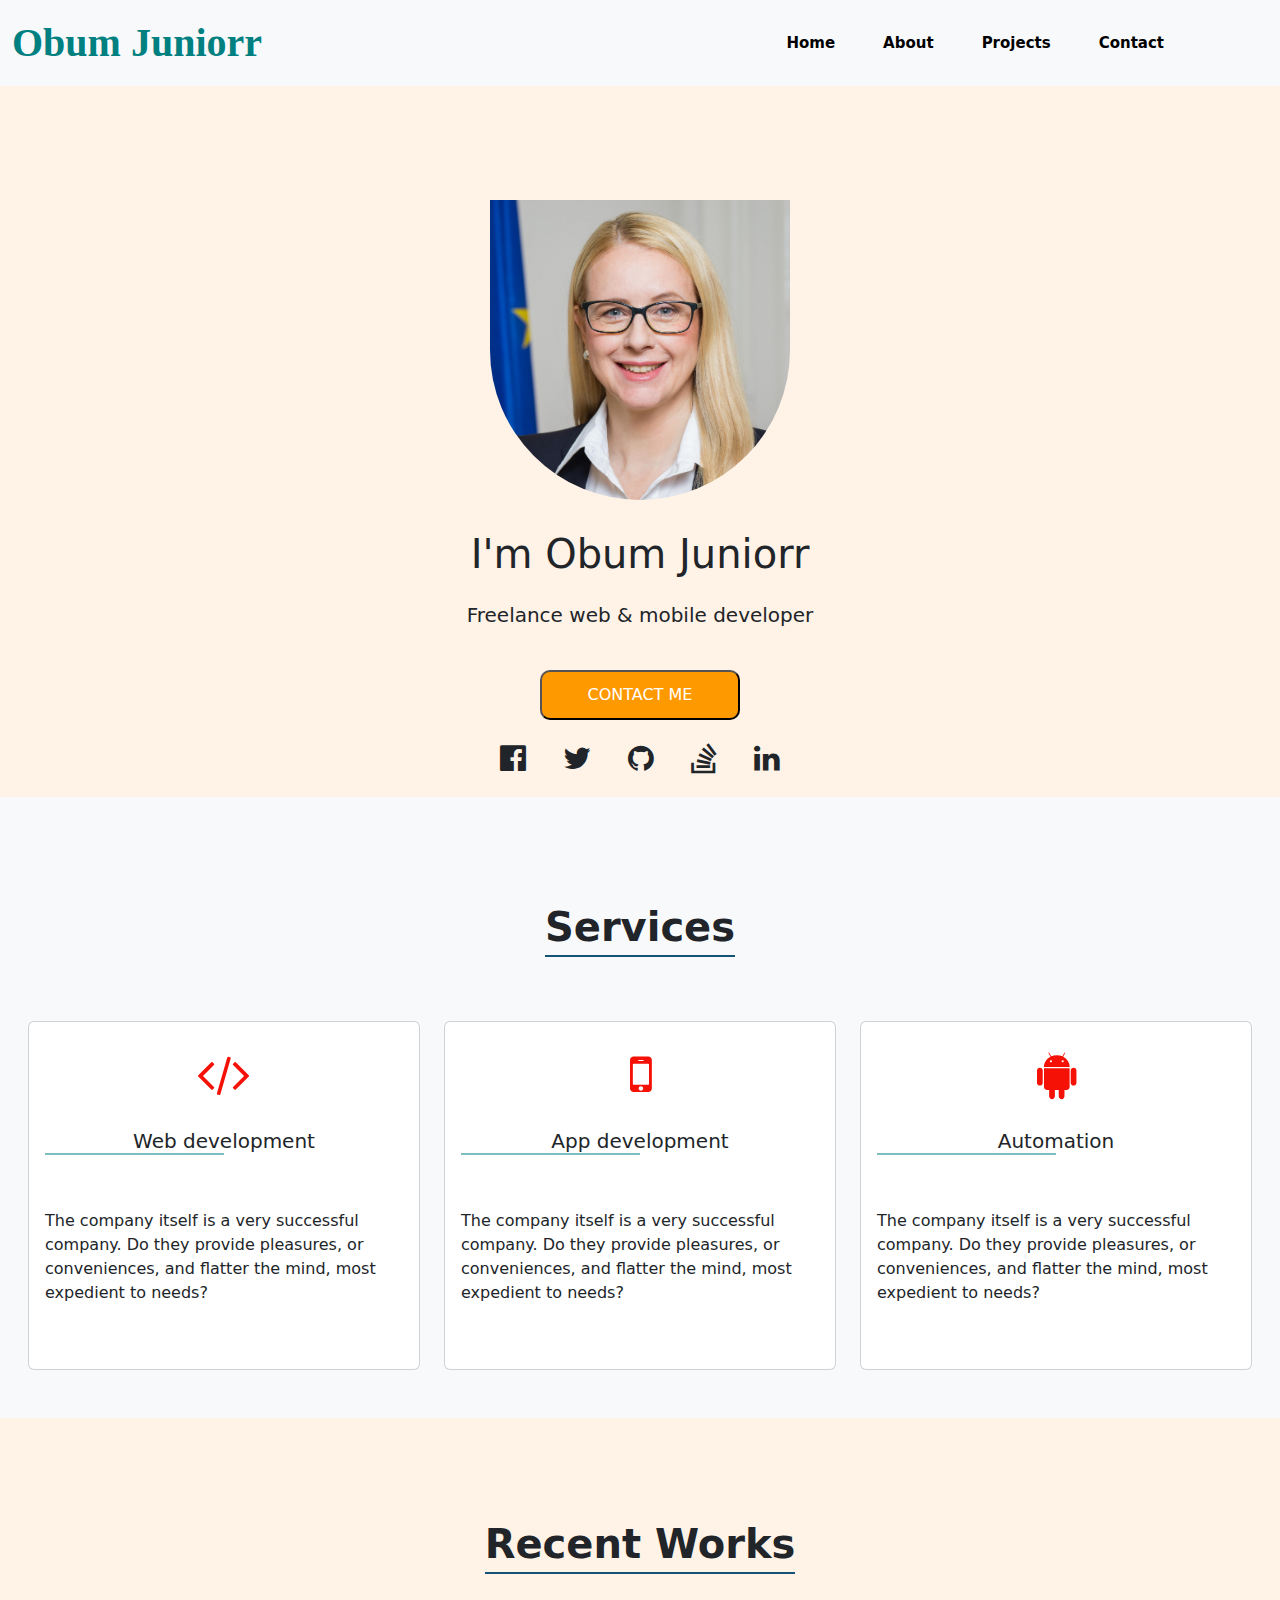
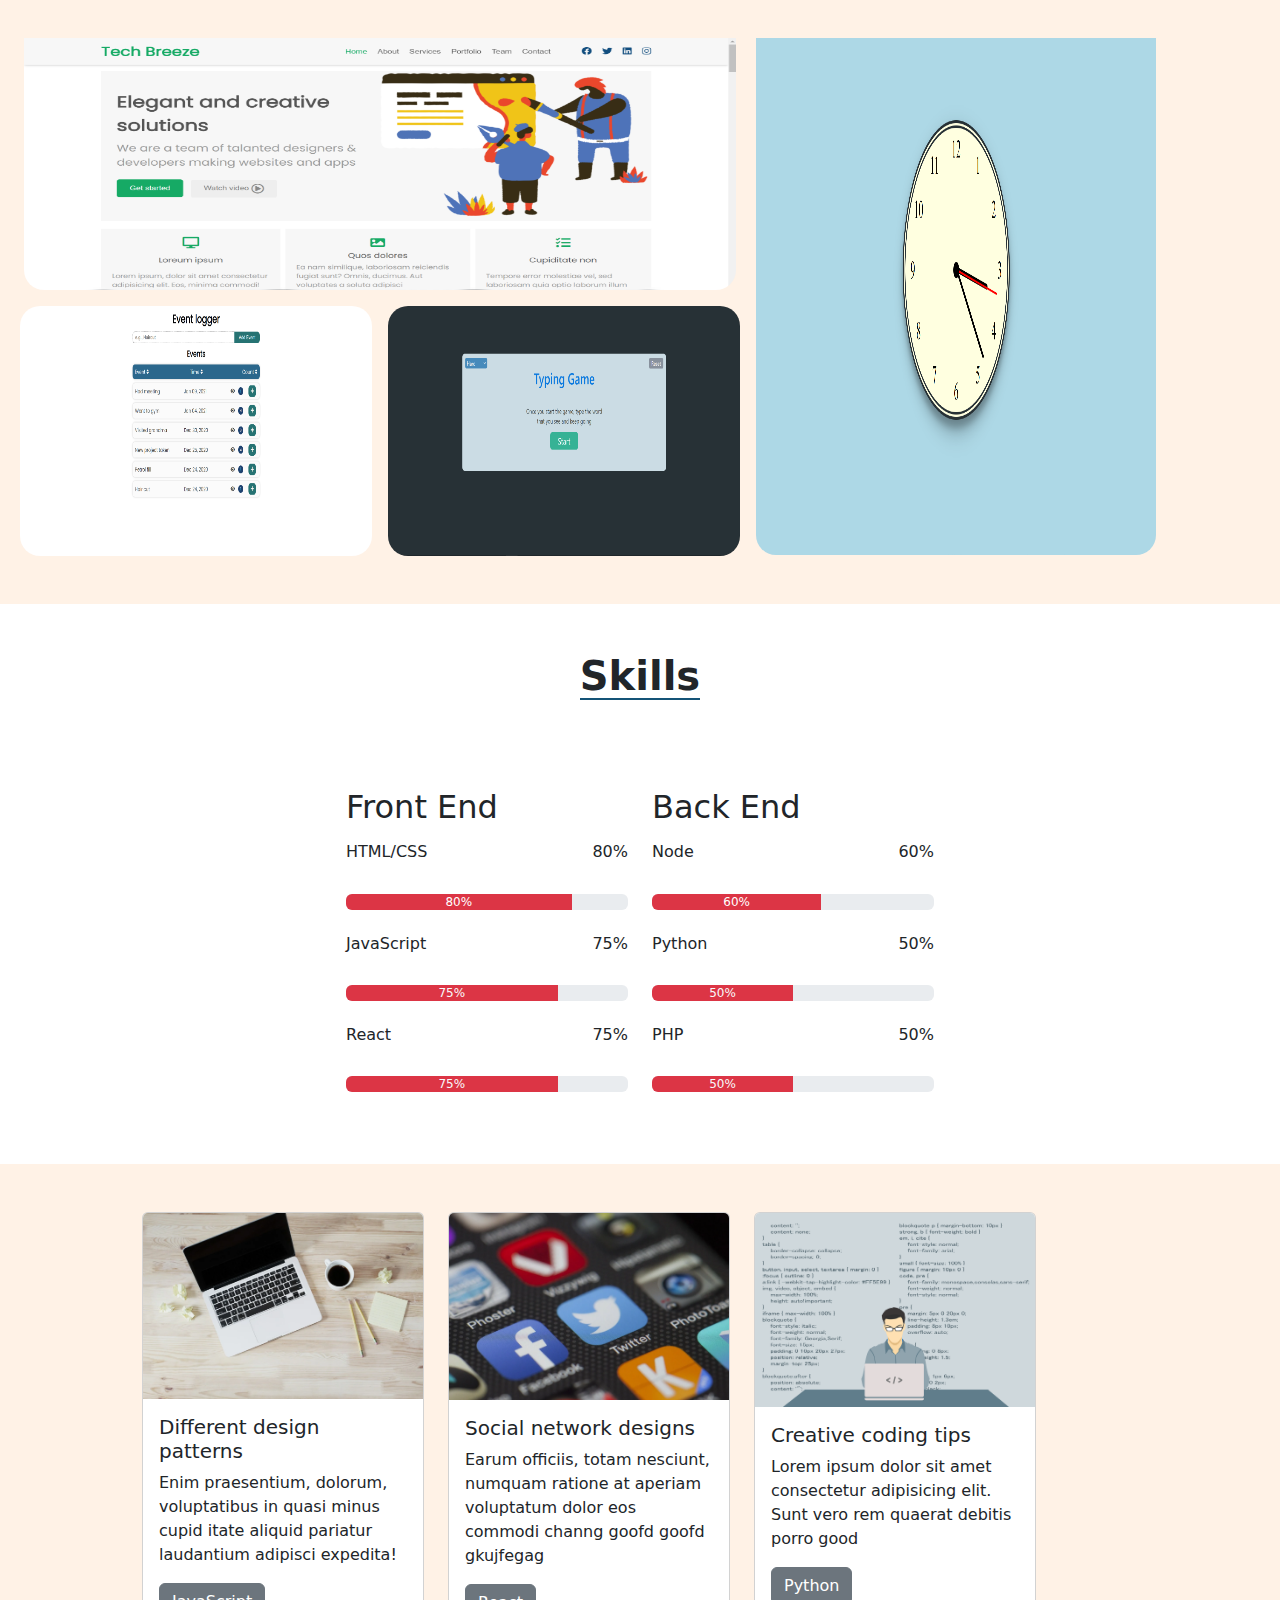
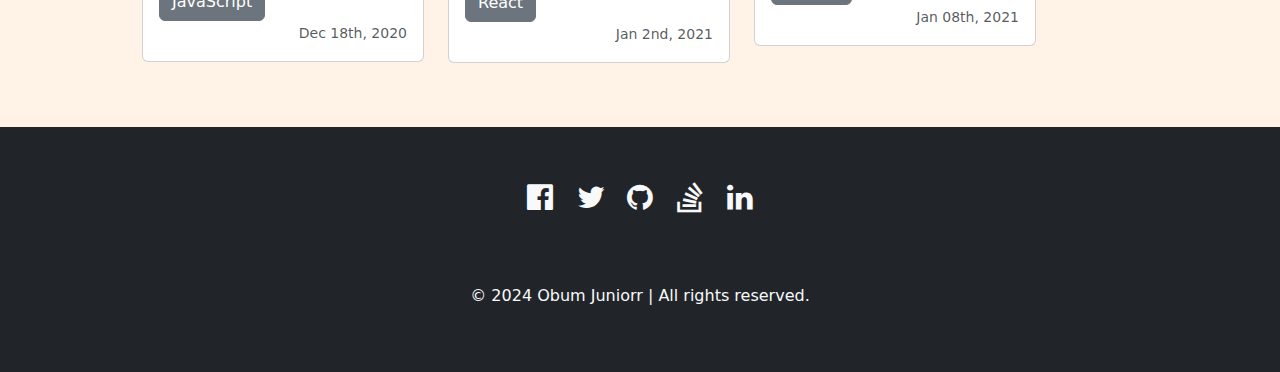
<file: index.html>
<!DOCTYPE html>
<html lang="en">

<head>
    <meta charset="UTF-8">
    <meta name="viewport" content="width=device-width, initial-scale=1.0">
    <title>Document</title>
    <link rel="stylesheet" href="style.css">

    <link href="https://cdn.jsdelivr.net/npm/bootstrap@5.3.3/dist/css/bootstrap.min.css" rel="stylesheet"
        integrity="sha384-QWTKZyjpPEjISv5WaRU9OFeRpok6YctnYmDr5pNlyT2bRjXh0JMhjY6hW+ALEwIH" crossorigin="anonymous">
    <link rel="stylesheet" href="https://cdnjs.cloudflare.com/ajax/libs/font-awesome/4.7.0/css/font-awesome.css"
        integrity="sha512-5A8nwdMOWrSz20fDsjczgUidUBR8liPYU+WymTZP1lmY9G6Oc7HlZv156XqnsgNUzTyMefFTcsFH/tnJE/+xBg=="
        crossorigin="anonymous" referrerpolicy="no-referrer" />

</head>

<body>

    <nav class="navbar navbar-expand-lg fixed-top bg-body-tertiary">
        <div class="container-fluid">
            <a class="navbar-brand" id="obu" href="#">Obum Juniorr</a>
            <button class="navbar-toggler" type="button" data-bs-toggle="collapse" data-bs-target="#navbarScroll"
                aria-controls="navbarScroll" aria-expanded="false" aria-label="Toggle navigation">
                <span class="navbar-toggler-icon"></span>
            </button>

        </div>

        <div class="collapse navbar-collapse" id="navbarScroll">
            <ul class="navbar-nav me-auto my-2 my-lg-0 navbar-nav-scroll" style="--bs-scroll-height: 100px;">
                <li class="nav-item">
                    <a class="nav-link active mx-3" aria-current="page" href="index.html"><b
                            class="nav_lin  ">Home</b></a>
                </li>
                <li class="nav-item">
                    <a class="nav-link active mx-3" aria-current="page" href="about.html"><b
                            class="nav_lin  ">About</b></a>
                </li>

                <li class="nav-item">
                    <a class="nav-link active mx-3" aria-current="page" href="projects.html"><b
                            class=" nav_lin">Projects</b></a>
                </li>

                <li class="nav-item">
                    <a class="nav-link active mx-3" aria-current="page" id="nax" href="contact.html"><b
                            class="nav_lin nax">Contact</b></a>
                </li>
            </ul>

        </div>
    </nav>


    <div class="d-flex justify-content-center bg">
        <div class="row">
            <div class="col-12">
                <img src="./Schramb__ck.jpg" alt="" class="img-fluid img5">



            </div>





        </div>



    </div>
    <div class="d-flex justify-content-center pt-4 bg">
        <div class="row">
            <div class="col-12">

                <p class="kl">I'm Obum Juniorr</p>

            </div>


        </div>




    </div> 
    <div class="d-flex justify-content-center bg">
        <div class="row">
            <div class="cool-12">
                <p class="nh">Freelance web & mobile developer</p>
            </div>
        </div>



    </div>
    <div class="d-flex justify-content-center bg pt-4">
        <div class="row">
            <div class="col-12">
                <p>
                    <button class="jk">CONTACT ME</button>
                </p>


            </div>


        </div>



    </div>

    <div class="d-flex justify-content-center bg  ">
        <div class="row">
            <div class="col-12">
                <p>
                    <span class="px-3 hyp"><i class="fa fa-facebook-official" aria-hidden="true"></i></span>
                    <span class="px-3 hyp"><i class="fa fa-twitter" aria-hidden="true"></i></span>
                    <span class="px-3 hyp"><i class="fa fa-github" aria-hidden="true"></i></span>
                    <span class="px-3 hyp"><i class="fa fa-stack-overflow" aria-hidden="true"></i></span>
                    <span class="px-3 hyp"><i class="fa fa-linkedin" aria-hidden="true"></i></span>



                </p>
            </div>


        </div>




    </div>


    <div class="d-flex justify-content-center fg bg-light">
        <div class="row">

            <div class="col-12">
                <p class="hu">Services</p>


            </div>

        </div>




    </div>


    <div class="d-flex justify-content-center pt-5 bg-light pb-5">

        <div class="row mx-3">
            <div class="col-md-4 col-12 ddd">
                <div class="card" style="max-width: 400px;">
                    <div class="card-body">
                        <p class="mmm"><i class="fa fa-code" aria-hidden="true"></i></p>
                        <h5 class="card-title tr kpp">Web development</h5>
                        <p class="card-text pt-5 pb-5">The company itself is a very successful company. Do they provide
                            pleasures,
                            or conveniences, and flatter the mind, most expedient to needs?</p>

                    </div>
                </div>
            </div>
            <div class="col-md-4 col-12 ddd">
                <div class="card" style="max-width: 400px;">
                    <div class="card-body">
                        <p class="mmm"><i class="fa fa-mobile" aria-hidden="true"></i></p>
                        <h5 class="card-title tr kpp">App development</h5>
                        <p class="card-text pt-5 pb-5">The company itself is a very successful company. Do they provide
                            pleasures,
                            or conveniences, and flatter the mind, most expedient to needs?</p>

                    </div>
                </div>
            </div>
            <div class="col-md-4 col-12 ddd">
                <div class="card" style="max-width: 400px;">
                    <div class="card-body">
                        <p class="mmm card-text"><i class="fa fa-android" aria-hidden="true"></i></p>
                        <h5 class="card-title tr kpp">Automation</h5>
                        <p class="card-text pt-5 pb-5">The company itself is a very successful company. Do they provide
                            pleasures,
                            or conveniences, and flatter the mind, most expedient to needs?</p>

                    </div>
                </div>
            </div>
        </div>




    </div>






    <div class="d-flex justify-content-center bg pt-5">
        <div class="row">
            <div class="col-12">
                <p class="hu pt-5">Recent Works</p>



            </div>




        </div>








    </div>

    <div class="d-flex justify-content-center bg">
        <div class="row mx-2">
            <div class="col-md-7 col-12 px-2 pb-5">
                <div class="row ikl">
                    <div class="col-12">
                        <img src="./first.png" alt="" class="img-fluid pt-5" id="ghj">


                    </div>



                </div>
                <div class="row pt-3">
                    <div class="col-md-6 col-12 px-2 ikl">
                        <img src="./down1.png" alt="" class="img-fluid" id="img3">


                    </div>
                    <div class="col-md-6 col-12 px-2 ikl">
                        <img src="./down2.png" alt="" class="img-fluid" id="img3">


                    </div>



                </div>




            </div>
            <div class="col-md-5 col-12 pb-5 ikl">
                <img src="./clock.png" alt="" class="img-fluid pt-5" id="img4">


            </div>



        </div>




    </div>


    <div class="d-flex justify-content-center pt-5">
        <div class="row">
            <div class="col-12">
                <h1 class=" hu">Skills</h1>
            </div>
        </div>

    </div>

    <div class="container-fluid pt-5 pb-5">

        <div class="row mx-3">

            <div class="col-md-3 col-12">


            </div>
            <div class="col-md-3 col-12">
                <p class=" pb-3">

                <h2>Front End</h2>

                </p>
                <div class="d-flex justify-content-between">
                    <h6>HTML/CSS</h6>
                    <h6>80%</h6>

                </div>

                <div class="progress mt-4" role="progressbar" aria-label="Success example" aria-valuenow="80"
                    aria-valuemin="0" aria-valuemax="100">
                    <div class="progress-bar bg-danger" style="width: 80%">80%</div>
                </div>
                <br>
                <div class="d-flex justify-content-between">
                    <h6>JavaScript</h6>
                    <h6>75%</h6>

                </div>
                <div class="progress mt-4" role="progressbar" aria-label="Info example" aria-valuenow="75"
                    aria-valuemin="0" aria-valuemax="100">
                    <div class="progress-bar bg-danger text-light" style="width: 75%">75%</div>
                </div>
                <br>
                <div class="d-flex justify-content-between">
                    <h6>React</h6>
                    <h6>75%</h6>

                </div>
                <div class="progress mt-4" role="progressbar" aria-label="Warning example" aria-valuenow="75"
                    aria-valuemin="0" aria-valuemax="100">
                    <div class="progress-bar bg-danger text-light" style="width: 75%">75%</div>
                </div>
                <br>



            </div>
            <div class="col-md-3 col-12">
                <p class=" pb-3">
                <h2>Back End</h2>
                </p>
                <div class="d-flex justify-content-between">
                    <h6>Node</h6>
                    <h6>60%</h6>

                </div>
                <div class="progress mt-4" role="progressbar" aria-label="Success example" aria-valuenow="60"
                    aria-valuemin="0" aria-valuemax="100">
                    <div class="progress-bar bg-danger" style="width: 60%">60%</div>

                </div>
                <br>
                <div class="d-flex justify-content-between">
                    <h6>Python</h6>
                    <h6>50%</h6>

                </div>
                <div class="progress mt-4" role="progressbar" aria-label="Info example" aria-valuenow="50"
                    aria-valuemin="0" aria-valuemax="100">
                    <div class="progress-bar bg-danger text-light" style="width: 50%">50%</div>
                </div>
                <br>
                <div class="d-flex justify-content-between">
                    <h6>PHP</h6>
                    <h6>50%</h6>

                </div>
                <div class="progress mt-4" role="progressbar" aria-label="Warning example" aria-valuenow="50"
                    aria-valuemin="0" aria-valuemax="100">
                    <div class="progress-bar bg-danger text-light" style="width: 50%">50%</div>
                </div>
                <br>


            </div>
            <div class="col-md-3 col-12">


            </div>



        </div>






    </div>

    <div class="container-fluid pt-5 pb-5 bg">
        <div class="row mx-3">
            <div class="col-1"></div>
            <div class="col-lg-3 col-12">
                <div class="card mb-3 ddd">
                    <img src="./lg1.jpg" class="card-img-top" alt="...">
                    <div class="card-body">
                        <h5 class="card-title">Different design patterns</h5>
                        <p class="card-text">Enim praesentium, dolorum, voluptatibus in quasi minus cupid itate aliquid
                            pariatur laudantium adipisci expedita!</p>
                        <a href="#" class="btn btn-secondary">JavaScript</a>
                        <p class="card-text rr"><small class="text-body-secondary justify-content-end">Dec 18th,
                                2020</small></p>
                    </div>
                </div>






            </div>
            <div class="col-lg-3 col-12">
                <div class="card mb-3 ddd">
                    <img src="./lg2.jpg" class="card-img-top" alt="...">
                    <div class="card-body">
                        <h5 class="card-title">Social network designs</h5>
                        <p class="card-text">Earum officiis, totam nesciunt, numquam ratione at aperiam voluptatum dolor
                            eos commodi channg goofd goofd gkujfegag </p>
                        <a href="#" class="btn btn-secondary">React</a>
                        <p class="card-text rr"><small class="text-body-secondary">Jan 2nd, 2021</small></p>
                    </div>
                </div>






            </div>
            <div class="col-lg-3 col-12  ">
                <div class="card mb-3 ddd">
                    <img src="./lg3.jpg" class="card-img-top " alt="...">
                    <div class="card-body">
                        <h5 class="card-title">Creative coding tips</h5>
                        <p class="card-text">Lorem ipsum dolor sit amet consectetur adipisicing elit. Sunt vero rem
                            quaerat debitis porro good</p>
                        <a href="#" class="btn btn-secondary ">Python</a>
                        <p class="card-text rr"><small class="text-body-secondary">Jan 08th, 2021</small></p>
                    </div>
                </div>






            </div>
            <div class="col-2"></div>



        </div>





    </div>




    <div class="d-flex justify-content-center bg-dark pt-5 pb-5">
        <div class="row">
            <div class="col-1"></div>
            <div class="col-2 gyo">
                <p> <a href="https://www.facebook.com" target="_blank"><i class="fa fa-facebook-official text-light"
                            aria-hidden="true"></i></a></p>


            </div>
            <div class="col-2 gyo">
                <p> <a href="https:www.twitter.com" target="_blank"><i class="fa fa-twitter text-light "
                            aria-hidden="true"></i></a></p>


            </div>
            <div class="col-2 gyo">
                <p> <a href="https://github.com" target="_blank"><i class="fa fa-github text-light "
                            aria-hidden="true"></i></a></p>

            </div>
            <div class="col-2 gyo">

                <p> <a href="https:code.org" target="_blank"><i class="fa fa-stack-overflow text-light"
                            aria-hidden="true"></i></a></p>
            </div>
            <div class="col-2 gyo">
                <p> <a href="https://www.linkedin.com/" target="_blank"><i class="fa fa-linkedin text-light"
                            aria-hidden="true"></i></a></p>


            </div>
            <div class="col-1"></div>




        </div>







    </div>
    <div class="d-flex justify-content-center bg-dark  pb-5">
        <div class="row text-light">
            <p>© 2024 Obum Juniorr | All rights reserved.</p>
        </div>



    </div>










































    <script src="https://cdn.jsdelivr.net/npm/bootstrap@5.3.3/dist/js/bootstrap.bundle.min.js"
        integrity="sha384-YvpcrYf0tY3lHB60NNkmXc5s9fDVZLESaAA55NDzOxhy9GkcIdslK1eN7N6jIeHz"
        crossorigin="anonymous"></script>
</body>

</html>
</file>
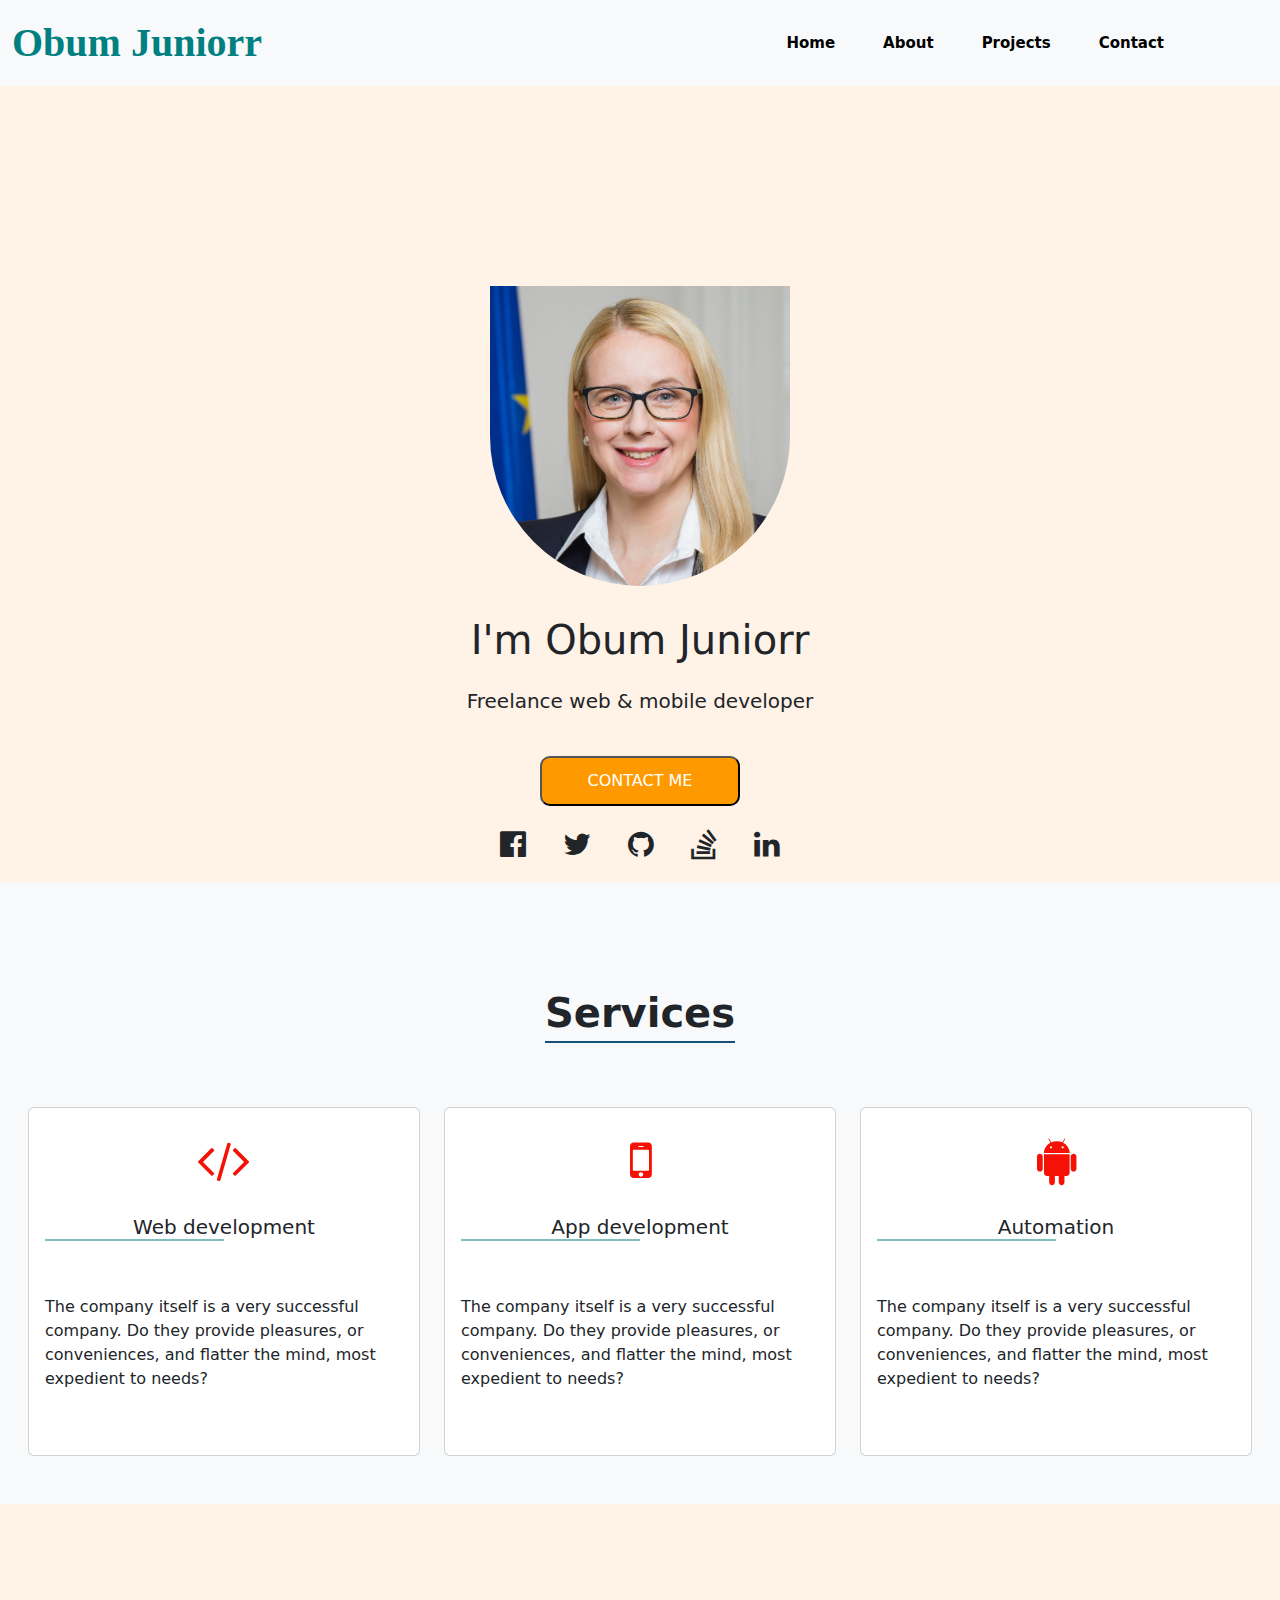
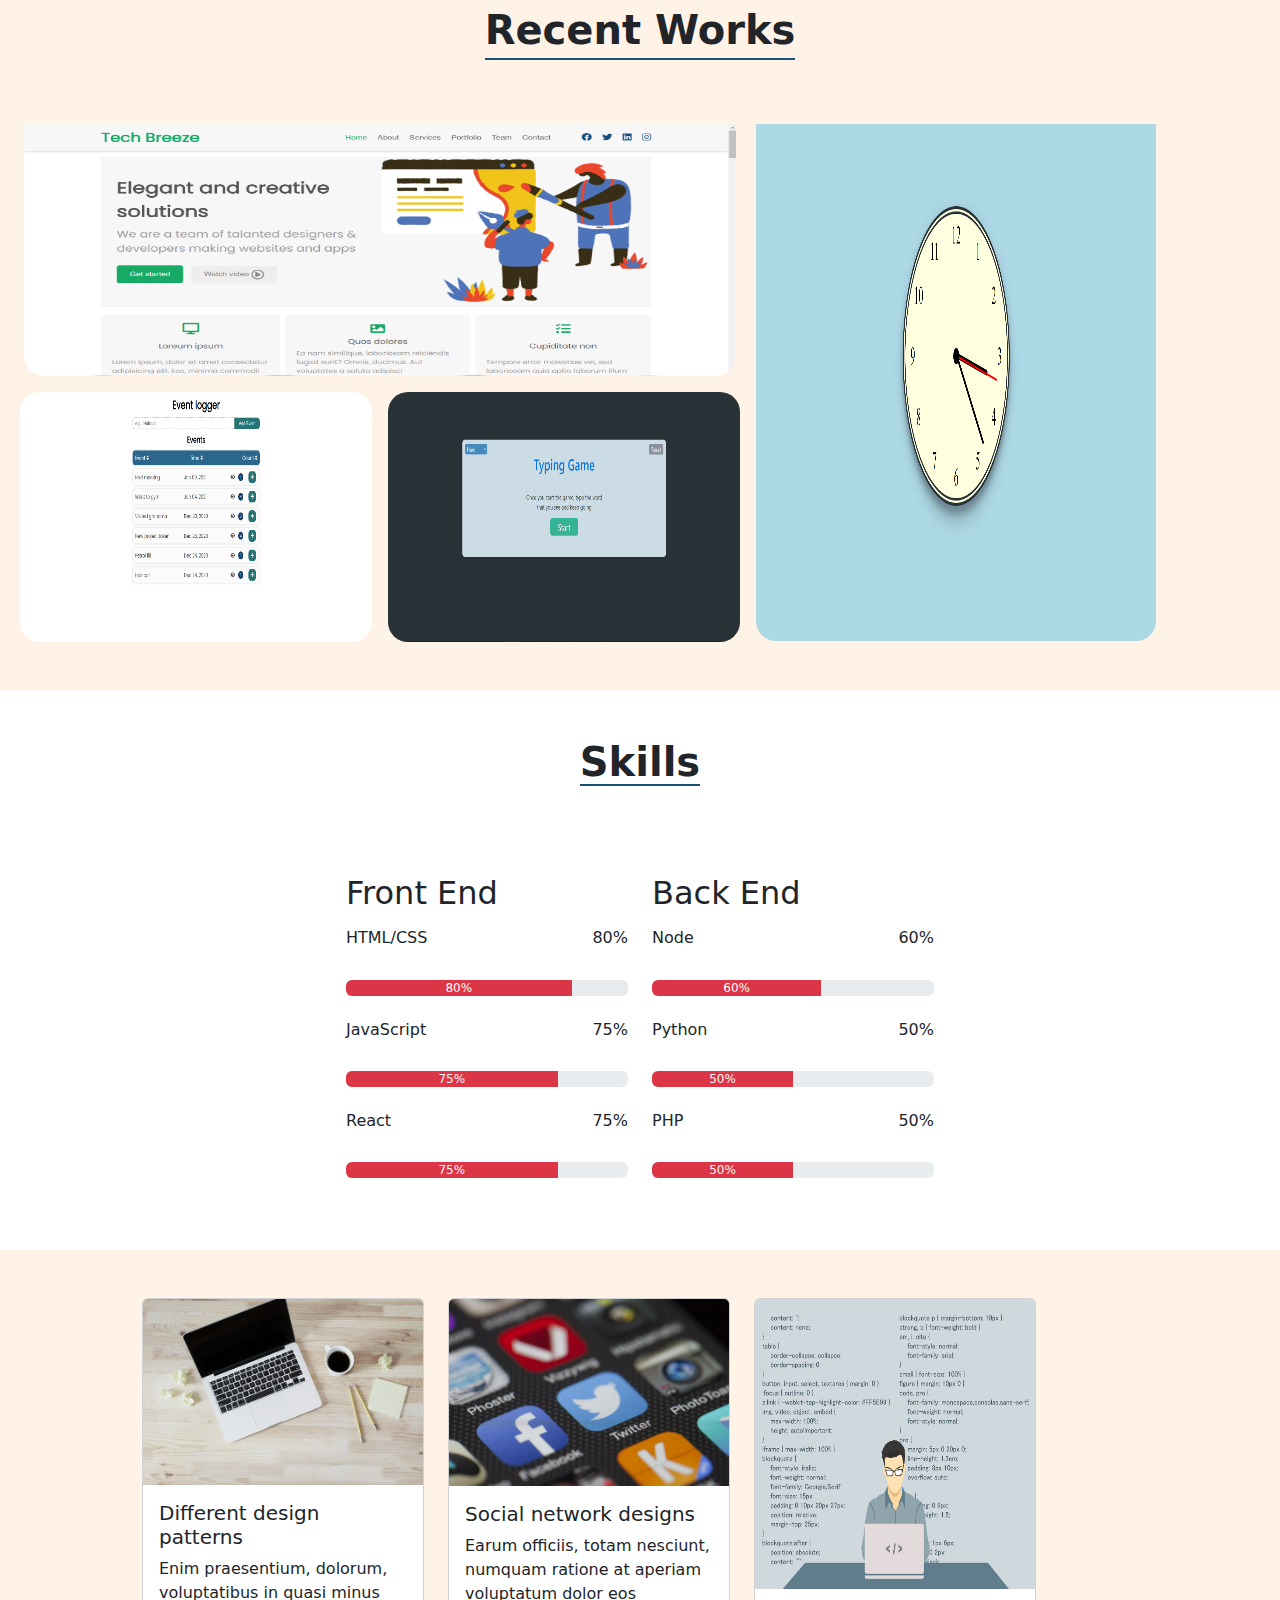
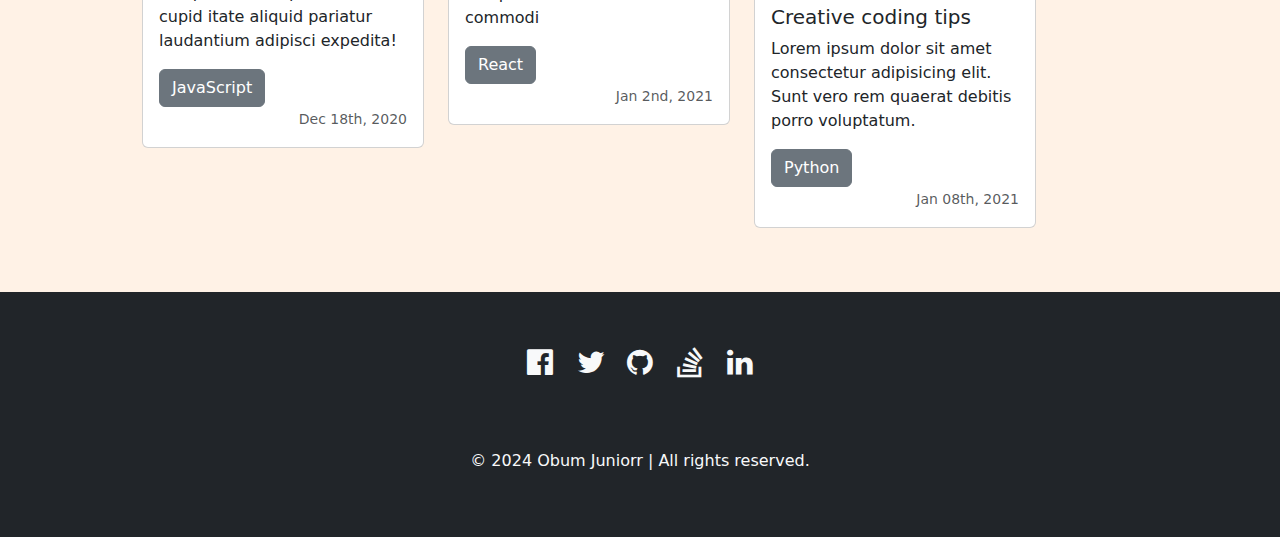
<file: juniorrPC/index.html>
<!DOCTYPE html>
<html lang="en">

<head>
    <meta charset="UTF-8">
    <meta name="viewport" content="width=device-width, initial-scale=1.0">
    <title>Document</title>
    <link rel="stylesheet" href="style.css">

    <link href="https://cdn.jsdelivr.net/npm/bootstrap@5.3.3/dist/css/bootstrap.min.css" rel="stylesheet"
        integrity="sha384-QWTKZyjpPEjISv5WaRU9OFeRpok6YctnYmDr5pNlyT2bRjXh0JMhjY6hW+ALEwIH" crossorigin="anonymous">
    <link rel="stylesheet" href="https://cdnjs.cloudflare.com/ajax/libs/font-awesome/4.7.0/css/font-awesome.css"
        integrity="sha512-5A8nwdMOWrSz20fDsjczgUidUBR8liPYU+WymTZP1lmY9G6Oc7HlZv156XqnsgNUzTyMefFTcsFH/tnJE/+xBg=="
        crossorigin="anonymous" referrerpolicy="no-referrer" />

</head>

<body>

    <nav class="navbar navbar-expand-lg bg-body-tertiary">
        <div class="container-fluid">
            <a class="navbar-brand" id="obu" href="#">Obum Juniorr</a>
            <button class="navbar-toggler" type="button" data-bs-toggle="collapse" data-bs-target="#navbarScroll"
                aria-controls="navbarScroll" aria-expanded="false" aria-label="Toggle navigation">
                <span class="navbar-toggler-icon"></span>
            </button>

        </div>

        <div class="collapse navbar-collapse" id="navbarScroll">
            <ul class="navbar-nav me-auto my-2 my-lg-0 navbar-nav-scroll" style="--bs-scroll-height: 100px;">
                <li class="nav-item">
                    <a class="nav-link active mx-3" aria-current="page" href="index.html"><b class="nav_lin  ">Home</b></a>
                </li>
                <li class="nav-item">
                    <a class="nav-link active mx-3" aria-current="page" href="about.html"><b class="nav_lin  ">About</b></a>
                </li>

                <li class="nav-item">
                    <a class="nav-link active mx-3" aria-current="page" href="projects.html"><b class=" nav_lin">Projects</b></a>
                </li>

                <li class="nav-item">
                    <a class="nav-link active mx-3" aria-current="page" id="nax" href="contact.html"><b
                            class="nav_lin nax">Contact</b></a>
                </li>
            </ul>

        </div>
    </nav>


    <div class="d-flex justify-content-center bg">
        <div class="row">
            <div class="col-12">
                <img src="./Schramb__ck.jpg" alt="" class="img-fluid img5">



            </div>





        </div>



    </div>
    <div class="d-flex justify-content-center pt-4 bg">
        <div class="row">
            <div class="col-12">

                <p class="kl">I'm Obum Juniorr</p>

            </div>


        </div>




    </div>
    <div class="d-flex justify-content-center bg">
        <div class="row">
            <div class="cool-12">
                <p class="nh">Freelance web & mobile developer</p>
            </div>
        </div>



    </div>
    <div class="d-flex justify-content-center bg pt-4">
        <div class="row">
            <div class="col-12">
                <p>
                    <button class="jk">CONTACT ME</button>
                </p>


            </div>


        </div>



    </div>

    <div class="d-flex justify-content-center bg  ">
        <div class="row">
            <div class="col-12">
                <p>
                    <span class="px-3 hyp"><i class="fa fa-facebook-official" aria-hidden="true"></i></span>
                    <span class="px-3 hyp"><i class="fa fa-twitter" aria-hidden="true"></i></span>
                    <span class="px-3 hyp"><i class="fa fa-github" aria-hidden="true"></i></span>
                    <span class="px-3 hyp"><i class="fa fa-stack-overflow" aria-hidden="true"></i></span>
                    <span class="px-3 hyp"><i class="fa fa-linkedin" aria-hidden="true"></i></span>



                </p>
            </div>


        </div>




    </div>


    <div class="d-flex justify-content-center fg bg-light">
        <div class="row">

            <div class="col-12">
                <p class="hu">Services</p>


            </div>

        </div>




    </div>


    <div class="d-flex justify-content-center pt-5 bg-light pb-5">

        <div class="row mx-3">
            <div class="col-md-4 col-12 ddd">
                <div class="card" style="max-width: 400px;">
                    <div class="card-body">
                        <p class="mmm"><i class="fa fa-code" aria-hidden="true"></i></p>
                        <h5 class="card-title tr kpp">Web development</h5>
                        <p class="card-text pt-5 pb-5">The company itself is a very successful company. Do they provide
                            pleasures,
                            or conveniences, and flatter the mind, most expedient to needs?</p>

                    </div>
                </div>
            </div>
            <div class="col-md-4 col-12 ddd">
                <div class="card" style="max-width: 400px;">
                    <div class="card-body">
                        <p class="mmm"><i class="fa fa-mobile" aria-hidden="true"></i></p>
                        <h5 class="card-title tr kpp">App development</h5>
                        <p class="card-text pt-5 pb-5">The company itself is a very successful company. Do they provide
                            pleasures,
                            or conveniences, and flatter the mind, most expedient to needs?</p>

                    </div>
                </div>
            </div>
            <div class="col-md-4 col-12 ddd">
                <div class="card" style="max-width: 400px;">
                    <div class="card-body">
                        <p class="mmm card-text"><i class="fa fa-android" aria-hidden="true"></i></p>
                        <h5 class="card-title tr kpp">Automation</h5>
                        <p class="card-text pt-5 pb-5">The company itself is a very successful company. Do they provide
                            pleasures,
                            or conveniences, and flatter the mind, most expedient to needs?</p>

                    </div>
                </div>
            </div>
        </div>




    </div>






    <div class="d-flex justify-content-center bg pt-5">
        <div class="row">
            <div class="col-12">
                <p class="hu pt-5">Recent Works</p>



            </div>




        </div>








    </div>

    <div class="d-flex justify-content-center bg">
        <div class="row mx-2">
            <div class="col-md-7 col-12 px-2 pb-5">
                <div class="row ikl">
                    <div class="col-12">
                        <img src="./first.png" alt="" class="img-fluid pt-5" id="ghj">


                    </div>



                </div>
                <div class="row pt-3">
                    <div class="col-md-6 col-12 px-2 ikl">
                        <img src="./down1.png" alt="" class="img-fluid" id="img3">


                    </div>
                    <div class="col-md-6 col-12 px-2 ikl">
                        <img src="./down2.png" alt="" class="img-fluid" id="img3">


                    </div>



                </div>




            </div>
            <div class="col-md-5 col-12 pb-5 ikl">
                <img src="./clock.png" alt="" class="img-fluid pt-5" id="img4">


            </div>



        </div>




    </div>


    <div class="d-flex justify-content-center pt-5">
        <div class="row">
            <div class="col-12">
                 <h1 class=" hu">Skills</h1>
            </div>
        </div>

    </div>

    <div class="container-fluid pt-5 pb-5">
       
        <div class="row mx-3">
           
            <div class="col-md-3 col-12">


            </div>
            <div class="col-md-3 col-12">
                <p class=" pb-3">

                <h2>Front End</h2>

                </p>
                <div class="d-flex justify-content-between">
                    <h6>HTML/CSS</h6>
                    <h6>80%</h6>

                </div>

                <div class="progress mt-4" role="progressbar" aria-label="Success example" aria-valuenow="80"
                    aria-valuemin="0" aria-valuemax="100">
                    <div class="progress-bar bg-danger" style="width: 80%">80%</div>
                </div>
                <br>
                <div class="d-flex justify-content-between">
                    <h6>JavaScript</h6>
                    <h6>75%</h6>

                </div>
                <div class="progress mt-4" role="progressbar" aria-label="Info example" aria-valuenow="75"
                    aria-valuemin="0" aria-valuemax="100">
                    <div class="progress-bar bg-danger text-light" style="width: 75%">75%</div>
                </div>
                <br>
                <div class="d-flex justify-content-between">
                    <h6>React</h6>
                    <h6>75%</h6>

                </div>
                <div class="progress mt-4" role="progressbar" aria-label="Warning example" aria-valuenow="75"
                    aria-valuemin="0" aria-valuemax="100">
                    <div class="progress-bar bg-danger text-light" style="width: 75%">75%</div>
                </div>
                <br>



            </div>
            <div class="col-md-3 col-12">
                <p class=" pb-3">
                <h2>Back End</h2>
                </p>
                <div class="d-flex justify-content-between">
                    <h6>Node</h6>
                    <h6>60%</h6>

                </div>
                <div class="progress mt-4" role="progressbar" aria-label="Success example" aria-valuenow="60"
                    aria-valuemin="0" aria-valuemax="100">
                    <div class="progress-bar bg-danger" style="width: 60%">60%</div>

                </div>
                <br>
                <div class="d-flex justify-content-between">
                    <h6>Python</h6>
                    <h6>50%</h6>

                </div>
                <div class="progress mt-4" role="progressbar" aria-label="Info example" aria-valuenow="50"
                    aria-valuemin="0" aria-valuemax="100">
                    <div class="progress-bar bg-danger text-light" style="width: 50%">50%</div>
                </div>
                <br>
                <div class="d-flex justify-content-between">
                    <h6>PHP</h6>
                    <h6>50%</h6>

                </div>
                <div class="progress mt-4" role="progressbar" aria-label="Warning example" aria-valuenow="50"
                    aria-valuemin="0" aria-valuemax="100">
                    <div class="progress-bar bg-danger text-light" style="width: 50%">50%</div>
                </div>
                <br>


            </div>
            <div class="col-md-3 col-12">


            </div>



        </div>






    </div>

    <div class="container-fluid pt-5 pb-5 bg">
        <div class="row mx-3">
            <div class="col-1"></div>
            <div class="col-lg-3 col-12">
                <div class="card mb-3 ddd">
                    <img src="./lg1.jpg" class="card-img-top" alt="...">
                    <div class="card-body">
                      <h5 class="card-title">Different design patterns</h5>
                      <p class="card-text">Enim praesentium, dolorum, voluptatibus in quasi minus cupid itate aliquid pariatur laudantium adipisci expedita!</p>
                      <a href="#" class="btn btn-secondary">JavaScript</a>
                      <p class="card-text rr"><small class="text-body-secondary justify-content-end">Dec 18th, 2020</small></p>
                    </div>
                  </div>






            </div>
            <div class="col-lg-3 col-12">
                <div class="card mb-3 ddd">
                    <img src="./lg2.jpg" class="card-img-top" alt="...">
                    <div class="card-body">
                      <h5 class="card-title">Social network designs</h5>
                      <p class="card-text">Earum officiis, totam nesciunt, numquam ratione at aperiam voluptatum dolor eos commodi </p>
                      <a href="#" class="btn btn-secondary">React</a>
                      <p class="card-text rr"><small class="text-body-secondary">Jan 2nd, 2021</small></p>
                    </div>
                  </div>






            </div>
            <div class="col-lg-3 col-12  ">
                <div class="card mb-3 ddd">
                    <img src="./lg3.jpg" class="card-img-top imj" alt="...">
                    <div class="card-body">
                      <h5 class="card-title">Creative coding tips</h5>
                      <p class="card-text">Lorem ipsum dolor sit amet consectetur adipisicing elit. Sunt vero rem quaerat debitis porro voluptatum.</p>
                      <a href="#" class="btn btn-secondary">Python</a>
                      <p class="card-text rr"><small class="text-body-secondary">Jan 08th, 2021</small></p>
                    </div>
                  </div>






            </div>
            <div class="col-2"></div>



        </div>
        




    </div>




    <div class="d-flex justify-content-center bg-dark pt-5 pb-5">
        <div class="row">
            <div class="col-1"></div>
            <div class="col-2 gyo">
               <p> <i class="fa fa-facebook-official text-light" aria-hidden="true"></i></p>


            </div>
            <div class="col-2 gyo">
                <p><i class="fa fa-twitter text-light " aria-hidden="true"></i></p>


            </div>
            <div class="col-2 gyo">
                <p><i class="fa fa-github text-light " aria-hidden="true"></i></p>

            </div>
            <div class="col-2 gyo">

                <p><i class="fa fa-stack-overflow text-light" aria-hidden="true"></i></p>
            </div>
            <div class="col-2 gyo">
                <p><i class="fa fa-linkedin text-light" aria-hidden="true"></i></p>


            </div>
            <div class="col-1"></div>




        </div>

     





    </div>
    <div class="d-flex justify-content-center bg-dark  pb-5">
        <div class="row text-light">
            <p>© 2024 Obum Juniorr | All rights reserved.</p>
        </div>



    </div>










































    <script src="https://cdn.jsdelivr.net/npm/bootstrap@5.3.3/dist/js/bootstrap.bundle.min.js"
        integrity="sha384-YvpcrYf0tY3lHB60NNkmXc5s9fDVZLESaAA55NDzOxhy9GkcIdslK1eN7N6jIeHz"
        crossorigin="anonymous"></script>
</body>

</html>
</file>
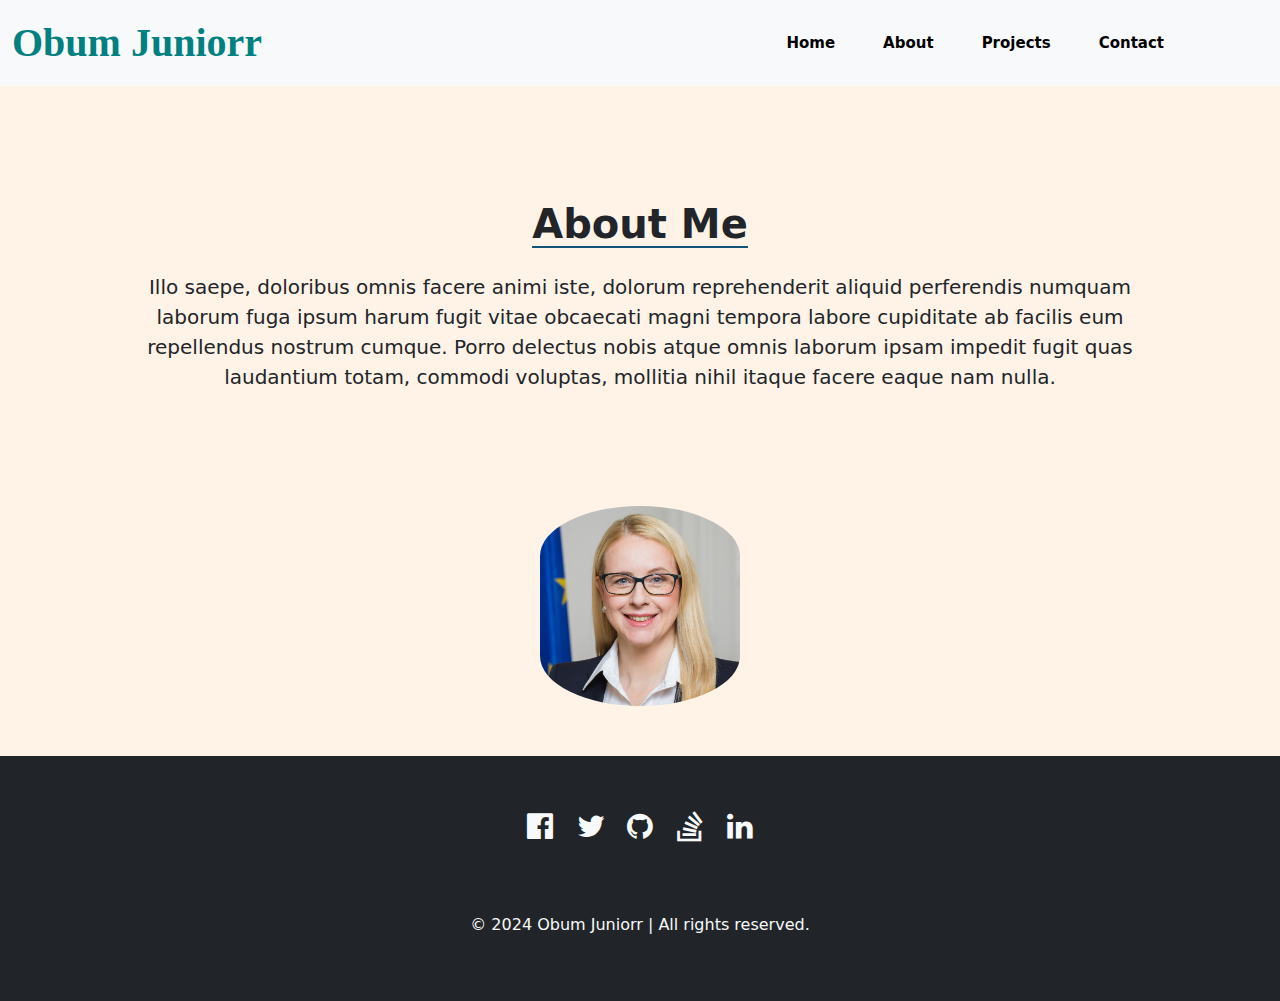
<file: about.html>
<!DOCTYPE html>
<html lang="en">

<head>
    <meta charset="UTF-8">
    <meta name="viewport" content="width=device-width, initial-scale=1.0">
    <title>Document</title>
    <link rel="stylesheet" href="style.css">

    <link href="https://cdn.jsdelivr.net/npm/bootstrap@5.3.3/dist/css/bootstrap.min.css" rel="stylesheet"
        integrity="sha384-QWTKZyjpPEjISv5WaRU9OFeRpok6YctnYmDr5pNlyT2bRjXh0JMhjY6hW+ALEwIH" crossorigin="anonymous">
    <link rel="stylesheet" href="https://cdnjs.cloudflare.com/ajax/libs/font-awesome/4.7.0/css/font-awesome.css"
        integrity="sha512-5A8nwdMOWrSz20fDsjczgUidUBR8liPYU+WymTZP1lmY9G6Oc7HlZv156XqnsgNUzTyMefFTcsFH/tnJE/+xBg=="
        crossorigin="anonymous" referrerpolicy="no-referrer" />

</head>

<body>


    <nav class="navbar navbar-expand-lg fixed-top bg-body-tertiary">
        <div class="container-fluid">
            <a class="navbar-brand" id="obu" href="#">Obum Juniorr</a>
            <button class="navbar-toggler" type="button" data-bs-toggle="collapse" data-bs-target="#navbarScroll"
                aria-controls="navbarScroll" aria-expanded="false" aria-label="Toggle navigation">
                <span class="navbar-toggler-icon"></span>
            </button>

        </div>

        <div class="collapse navbar-collapse" id="navbarScroll">
            <ul class="navbar-nav me-auto my-2 my-lg-0 navbar-nav-scroll" style="--bs-scroll-height: 100px;">
                <li class="nav-item">
                    <a class="nav-link active mx-3" aria-current="page" href="index.html"><b class="nav_lin  ">Home</b></a>
                </li>
                <li class="nav-item">
                    <a class="nav-link active mx-3" aria-current="page" href="about.html"><b class="nav_lin  ">About</b></a>
                </li>

                <li class="nav-item">
                    <a class="nav-link active mx-3" aria-current="page" href="projects.html"><b class=" nav_lin">Projects</b></a>
                </li>

                <li class="nav-item">
                    <a class="nav-link active mx-3" aria-current="page" id="nax" href="contact.html"><b
                            class="nav_lin nax">Contact</b></a>
                </li>
            </ul>

        </div>
    </nav>

    <div class="d-flex justify-content-center topp pb-3 bg">
        <div class="row">
            <div class="col-12">
                <h1 class="hu">About Me</h1>


            </div>




        </div>





    </div>

    <div class="container-fluid bg">
        
        <div class="row">
            <div class="col-12">
                <p class="abu">

                    Illo saepe, doloribus omnis facere animi iste, dolorum reprehenderit aliquid perferendis numquam <br>
                    laborum fuga ipsum harum fugit vitae obcaecati magni tempora labore cupiditate ab facilis eum <br>
                    repellendus nostrum cumque. Porro delectus nobis atque omnis laborum ipsam impedit fugit quas <br>
                    laudantium totam, commodi voluptas, mollitia nihil itaque facere eaque nam nulla. <br>
                </p>


            </div>




        </div>
        





    </div>

    <div class="d-flex justify-content-center pt-5 bg">
        <div class="row">
            <div class=" col-12 mx-2">
                <img src="./Schramb__ck.jpg" alt="" class="img-fluid img9">




            </div>




        </div>
       




    </div>


    

    <div class="d-flex justify-content-center bg-dark pt-5 pb-5">
        <div class="row">
            <div class="col-1"></div>
            <div class="col-2 gyo">
                <p> <a href="https://www.facebook.com" target="_blank"><i class="fa fa-facebook-official text-light"
                            aria-hidden="true"></i></a></p>


            </div>
            <div class="col-2 gyo">
                <p> <a href="https:www.twitter.com" target="_blank"><i class="fa fa-twitter text-light "
                            aria-hidden="true"></i></a></p>


            </div>
            <div class="col-2 gyo">
                <p> <a href="https://github.com" target="_blank"><i class="fa fa-github text-light "
                            aria-hidden="true"></i></a></p>

            </div>
            <div class="col-2 gyo">

                <p> <a href="https:code.org" target="_blank"><i class="fa fa-stack-overflow text-light"
                            aria-hidden="true"></i></a></p>
            </div>
            <div class="col-2 gyo">
                <p> <a href="https:www.linkedin.com" target="_blank"><i class="fa fa-linkedin text-light"
                            aria-hidden="true"></i></a></p>


            </div>
            <div class="col-1"></div>




        </div>







    </div>
    <div class="d-flex justify-content-center bg-dark  pb-5">
        <div class="row text-light">
            <p>© 2024 Obum Juniorr | All rights reserved.</p>
        </div>



    </div>






























    <script src="https://cdn.jsdelivr.net/npm/bootstrap@5.3.3/dist/js/bootstrap.bundle.min.js"
        integrity="sha384-YvpcrYf0tY3lHB60NNkmXc5s9fDVZLESaAA55NDzOxhy9GkcIdslK1eN7N6jIeHz"
        crossorigin="anonymous"></script>
</body>
</html>
</file>
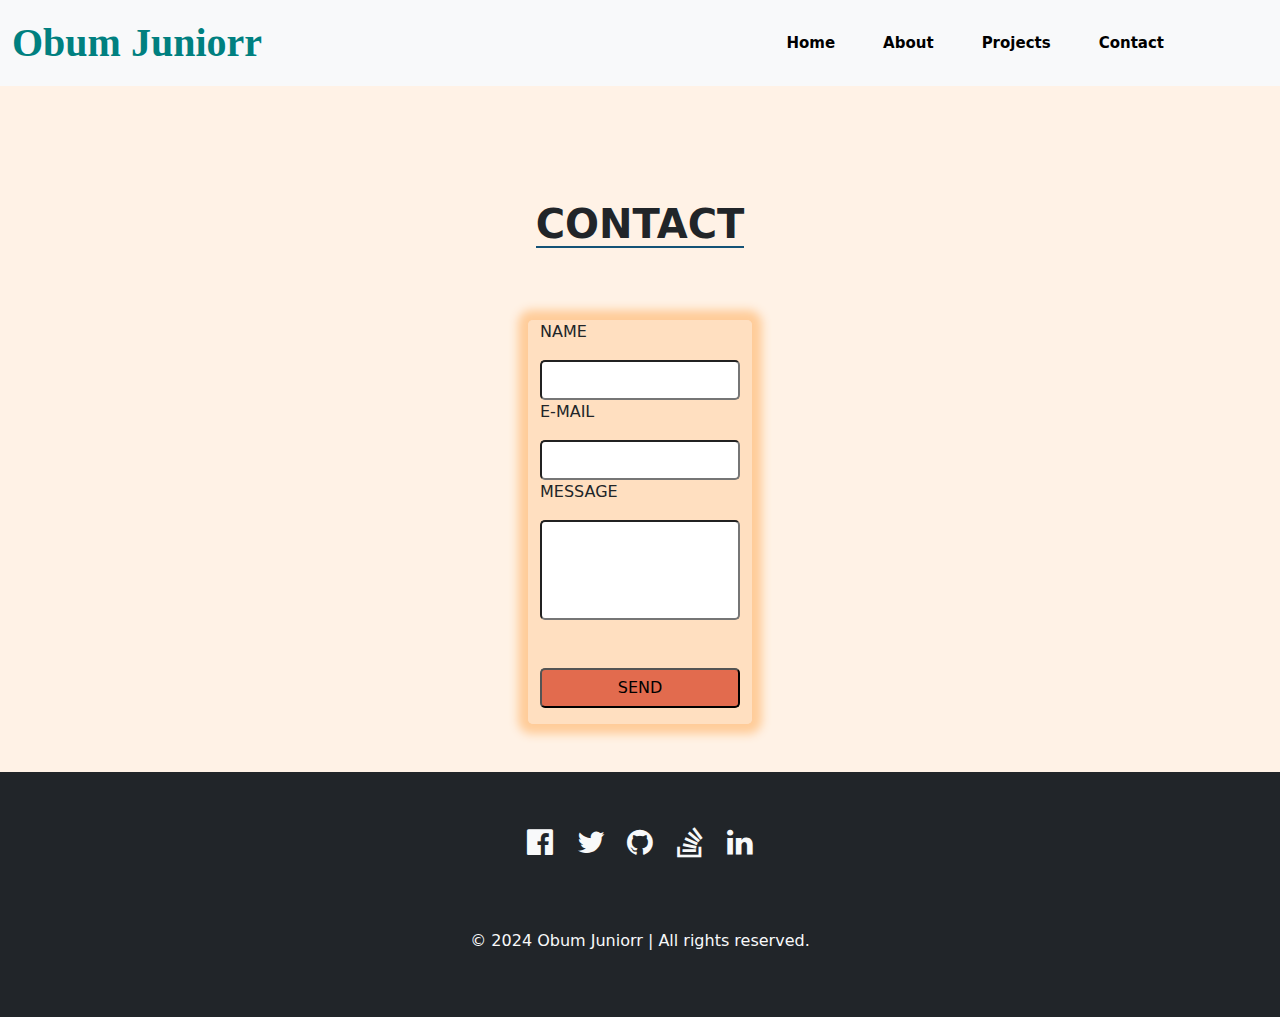
<file: contact.html>
<!DOCTYPE html>
<html lang="en">

<head>
    <meta charset="UTF-8">
    <meta name="viewport" content="width=device-width, initial-scale=1.0">
    <title>Document</title>
    <link rel="stylesheet" href="style.css">

    <link href="https://cdn.jsdelivr.net/npm/bootstrap@5.3.3/dist/css/bootstrap.min.css" rel="stylesheet"
        integrity="sha384-QWTKZyjpPEjISv5WaRU9OFeRpok6YctnYmDr5pNlyT2bRjXh0JMhjY6hW+ALEwIH" crossorigin="anonymous">
    <link rel="stylesheet" href="https://cdnjs.cloudflare.com/ajax/libs/font-awesome/4.7.0/css/font-awesome.css"
        integrity="sha512-5A8nwdMOWrSz20fDsjczgUidUBR8liPYU+WymTZP1lmY9G6Oc7HlZv156XqnsgNUzTyMefFTcsFH/tnJE/+xBg=="
        crossorigin="anonymous" referrerpolicy="no-referrer" />

</head>

<body>


    <nav class="navbar navbar-expand-lg fixed-top bg-body-tertiary">
        <div class="container-fluid">
            <a class="navbar-brand" id="obu" href="#">Obum Juniorr</a>
            <button class="navbar-toggler" type="button" data-bs-toggle="collapse" data-bs-target="#navbarScroll"
                aria-controls="navbarScroll" aria-expanded="false" aria-label="Toggle navigation">
                <span class="navbar-toggler-icon"></span>
            </button>

        </div>

        <div class="collapse navbar-collapse" id="navbarScroll">
            <ul class="navbar-nav me-auto my-2 my-lg-0 navbar-nav-scroll" style="--bs-scroll-height: 100px;">
                <li class="nav-item">
                    <a class="nav-link active mx-3" aria-current="page" href="index.html"><b
                            class="nav_lin  ">Home</b></a>
                </li>
                <li class="nav-item">
                    <a class="nav-link active mx-3" aria-current="page" href="about.html"><b
                            class="nav_lin  ">About</b></a>
                </li>

                <li class="nav-item">
                    <a class="nav-link active mx-3" aria-current="page" href="projects.html"><b
                            class=" nav_lin">Projects</b></a>
                </li>

                <li class="nav-item">
                    <a class="nav-link active mx-3" aria-current="page" id="nax" href="contact.html"><b
                            class="nav_lin nax">Contact</b></a>
                </li>
            </ul>

        </div>
    </nav>


    <div class="d-flex justify-content-center topp pb-3 bg">
        <div class="row">
            <div class="col-12">
                <h1 class="hu">CONTACT</h1>


            </div>




        </div>
    </div>


    <div class="d-flex justify-content-center bg pt-5 pb-5">
        <div class="row mx-3">
            <div class="col-12 xrt Py-5 wee">
                <form action="">
                    <p>NAME</p>
                    <input type="text" name="name" id="xrt" class="dcc1">
                    <p>E-MAIL</p>
                    <input type="email" name="name" id="xrt" class="dcc1">
                    <p>MESSAGE</p>
                    <input type="text" name="name" id="xrt" class="dcc">

                    <p class="pt-5">
                        <button id="xrt" class=" btn4 dcc1">SEND</button>
                    </p>
                </form>












            </div>






        </div>







    </div>




    <div class="d-flex justify-content-center bg-dark pt-5 pb-5">
        <div class="row">
            <div class="col-1"></div>
            <div class="col-2 gyo">
                <p> <a href="https://www.facebook.com" target="_blank"><i class="fa fa-facebook-official text-light"
                            aria-hidden="true"></i></a></p>


            </div>
            <div class="col-2 gyo">
                <p> <a href="https:www.twitter.com" target="_blank"><i class="fa fa-twitter text-light "
                            aria-hidden="true"></i></a></p>


            </div>
            <div class="col-2 gyo">
                <p> <a href="https://github.com" target="_blank"><i class="fa fa-github text-light "
                            aria-hidden="true"></i></a></p>

            </div>
            <div class="col-2 gyo">

                <p> <a href="https:code.org" target="_blank"><i class="fa fa-stack-overflow text-light"
                            aria-hidden="true"></i></a></p>
            </div>
            <div class="col-2 gyo">
                <p> <a href="https:www.linkedin.com" target="_blank"><i class="fa fa-linkedin text-light"
                            aria-hidden="true"></i></a></p>


            </div>
            <div class="col-1"></div>




        </div>







    </div>
    <div class="d-flex justify-content-center bg-dark  pb-5">
        <div class="row text-light">
            <p>© 2024 Obum Juniorr | All rights reserved.</p>
        </div>



    </div>
































    <script src="https://cdn.jsdelivr.net/npm/bootstrap@5.3.3/dist/js/bootstrap.bundle.min.js"
        integrity="sha384-YvpcrYf0tY3lHB60NNkmXc5s9fDVZLESaAA55NDzOxhy9GkcIdslK1eN7N6jIeHz"
        crossorigin="anonymous"></script>
</body>

</html>
</file>
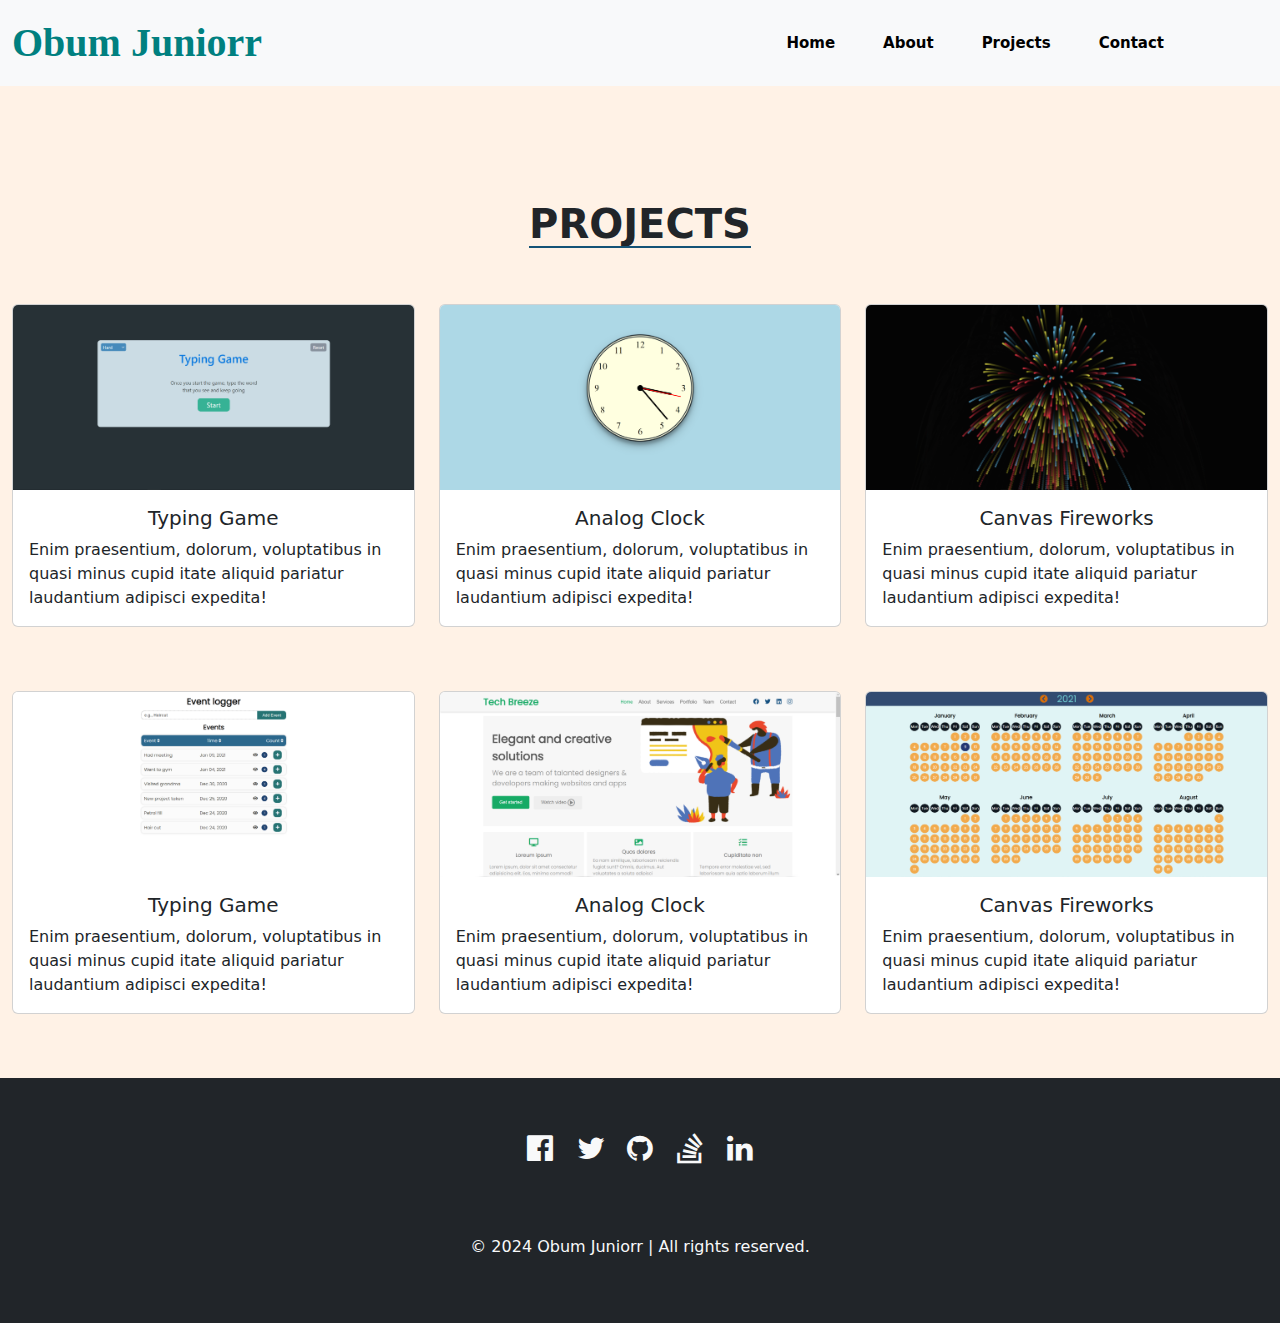
<file: projects.html>
<!DOCTYPE html>
<html lang="en">

<head>
    <meta charset="UTF-8">
    <meta name="viewport" content="width=device-width, initial-scale=1.0">
    <title>Document</title>
    <link rel="stylesheet" href="style.css">

    <link href="https://cdn.jsdelivr.net/npm/bootstrap@5.3.3/dist/css/bootstrap.min.css" rel="stylesheet"
        integrity="sha384-QWTKZyjpPEjISv5WaRU9OFeRpok6YctnYmDr5pNlyT2bRjXh0JMhjY6hW+ALEwIH" crossorigin="anonymous">
    <link rel="stylesheet" href="https://cdnjs.cloudflare.com/ajax/libs/font-awesome/4.7.0/css/font-awesome.css"
        integrity="sha512-5A8nwdMOWrSz20fDsjczgUidUBR8liPYU+WymTZP1lmY9G6Oc7HlZv156XqnsgNUzTyMefFTcsFH/tnJE/+xBg=="
        crossorigin="anonymous" referrerpolicy="no-referrer" />

</head>

<body>


    <nav class="navbar navbar-expand-lg fixed-top bg-body-tertiary">
        <div class="container-fluid">
            <a class="navbar-brand" id="obu" href="#">Obum Juniorr</a>
            <button class="navbar-toggler" type="button" data-bs-toggle="collapse" data-bs-target="#navbarScroll"
                aria-controls="navbarScroll" aria-expanded="false" aria-label="Toggle navigation">
                <span class="navbar-toggler-icon"></span>
            </button>

        </div>

        <div class="collapse navbar-collapse" id="navbarScroll">
            <ul class="navbar-nav me-auto my-2 my-lg-0 navbar-nav-scroll" style="--bs-scroll-height: 100px;">
                <li class="nav-item">
                    <a class="nav-link active mx-3" aria-current="page" href="index.html"><b class="nav_lin  ">Home</b></a>
                </li>
                <li class="nav-item">
                    <a class="nav-link active mx-3" aria-current="page" href="about.html"><b class="nav_lin  ">About</b></a>
                </li>

                <li class="nav-item">
                    <a class="nav-link active mx-3" aria-current="page" href="projects.html"><b class=" nav_lin">Projects</b></a>
                </li>

                <li class="nav-item">
                    <a class="nav-link active mx-3" aria-current="page" id="nax" href="contact.html"><b
                            class="nav_lin nax">Contact</b></a>
                </li>
            </ul>

        </div>
    </nav>


    <div class="d-flex justify-content-center topp pb-5 bg">
        <div class="row">
            <div class="col-12">
                <h1 class="hu">PROJECTS</h1>


            </div>




        </div>





    </div>



    <div class="container-fluid bg">
        <div class="row">
     
            <div class="col-md-4 col-12">
                <div class="card mb-3 ddd">
                    <img src="./pro1.png" class="card-img-top" alt="...">
                    <div class="card-body">
                      <h5 class="card-title pro">Typing Game</h5>
                      <p class="card-text">Enim praesentium, dolorum, voluptatibus in quasi minus cupid itate aliquid pariatur laudantium adipisci expedita!</p>
                      
                    </div>
                  </div>
                 


            </div>







            <div class="col-md-4 col-12">
                <div class="card mb-3 ddd">
                    <img src="./pro2.png" class="card-img-top" alt="...">
                    <div class="card-body">
                      <h5 class="card-title pro">Analog Clock</h5>
                      <p class="card-text">Enim praesentium, dolorum, voluptatibus in quasi minus cupid itate aliquid pariatur laudantium adipisci expedita!</p>
                      
                    </div>
                  </div>


            </div>
            



            <div class="col-md-4 col-12">
                <div class="card mb-3 ddd">
                    <img src="./pro3.png" class="card-img-top" alt="...">
                    <div class="card-body">
                      <h5 class="card-title pro">Canvas Fireworks</h5>
                      <p class="card-text">Enim praesentium, dolorum, voluptatibus in quasi minus cupid itate aliquid pariatur laudantium adipisci expedita!</p>
                     
                    </div>
                  </div>


            </div>
            
           


        </div>


        <div class="row pt-5 pb-5">
     
            <div class="col-md-4 col-12">
                <div class="card mb-3 ddd">
                    <img src="./pro4.png" class="card-img-top" alt="...">
                    <div class="card-body">
                      <h5 class="card-title pro">Typing Game</h5>
                      <p class="card-text">Enim praesentium, dolorum, voluptatibus in quasi minus cupid itate aliquid pariatur laudantium adipisci expedita!</p>
                      
                    </div>
                  </div>
                 


            </div>







            <div class="col-md-4 col-12">
                <div class="card mb-3 ddd">
                    <img src="./pro5.png" class="card-img-top" alt="...">
                    <div class="card-body">
                      <h5 class="card-title pro">Analog Clock</h5>
                      <p class="card-text">Enim praesentium, dolorum, voluptatibus in quasi minus cupid itate aliquid pariatur laudantium adipisci expedita!</p>
                      
                    </div>
                  </div>


            </div>
            



            <div class="col-md-4 col-12">
                <div class="card mb-3 ddd">
                    <img src="./pro6.png" class="card-img-top" alt="...">
                    <div class="card-body">
                      <h5 class="card-title pro">Canvas Fireworks</h5>
                      <p class="card-text">Enim praesentium, dolorum, voluptatibus in quasi minus cupid itate aliquid pariatur laudantium adipisci expedita!</p>
                     
                    </div>
                  </div>


            </div>
            
           


        </div>











    </div>

    <div class="d-flex justify-content-center bg-dark pt-5 pb-5">
        <div class="row">
            <div class="col-1"></div>
            <div class="col-2 gyo">
                <p> <a href="https://www.facebook.com" target="_blank"><i class="fa fa-facebook-official text-light"
                            aria-hidden="true"></i></a></p>


            </div>
            <div class="col-2 gyo">
                <p> <a href="https:www.twitter.com" target="_blank"><i class="fa fa-twitter text-light "
                            aria-hidden="true"></i></a></p>


            </div>
            <div class="col-2 gyo">
                <p> <a href="https://github.com" target="_blank"><i class="fa fa-github text-light "
                            aria-hidden="true"></i></a></p>

            </div>
            <div class="col-2 gyo">

                <p> <a href="https:code.org" target="_blank"><i class="fa fa-stack-overflow text-light"
                            aria-hidden="true"></i></a></p>
            </div>
            <div class="col-2 gyo">
                <p> <a href="https:www.linkedin.com" target="_blank"><i class="fa fa-linkedin text-light"
                            aria-hidden="true"></i></a></p>


            </div>
            <div class="col-1"></div>




        </div>







    </div>
    <div class="d-flex justify-content-center bg-dark  pb-5">
        <div class="row text-light">
            <p>© 2024 Obum Juniorr | All rights reserved.</p>
        </div>



    </div>




























    <script src="https://cdn.jsdelivr.net/npm/bootstrap@5.3.3/dist/js/bootstrap.bundle.min.js"
        integrity="sha384-YvpcrYf0tY3lHB60NNkmXc5s9fDVZLESaAA55NDzOxhy9GkcIdslK1eN7N6jIeHz"
        crossorigin="anonymous"></script>
</body>
</html>
</file>
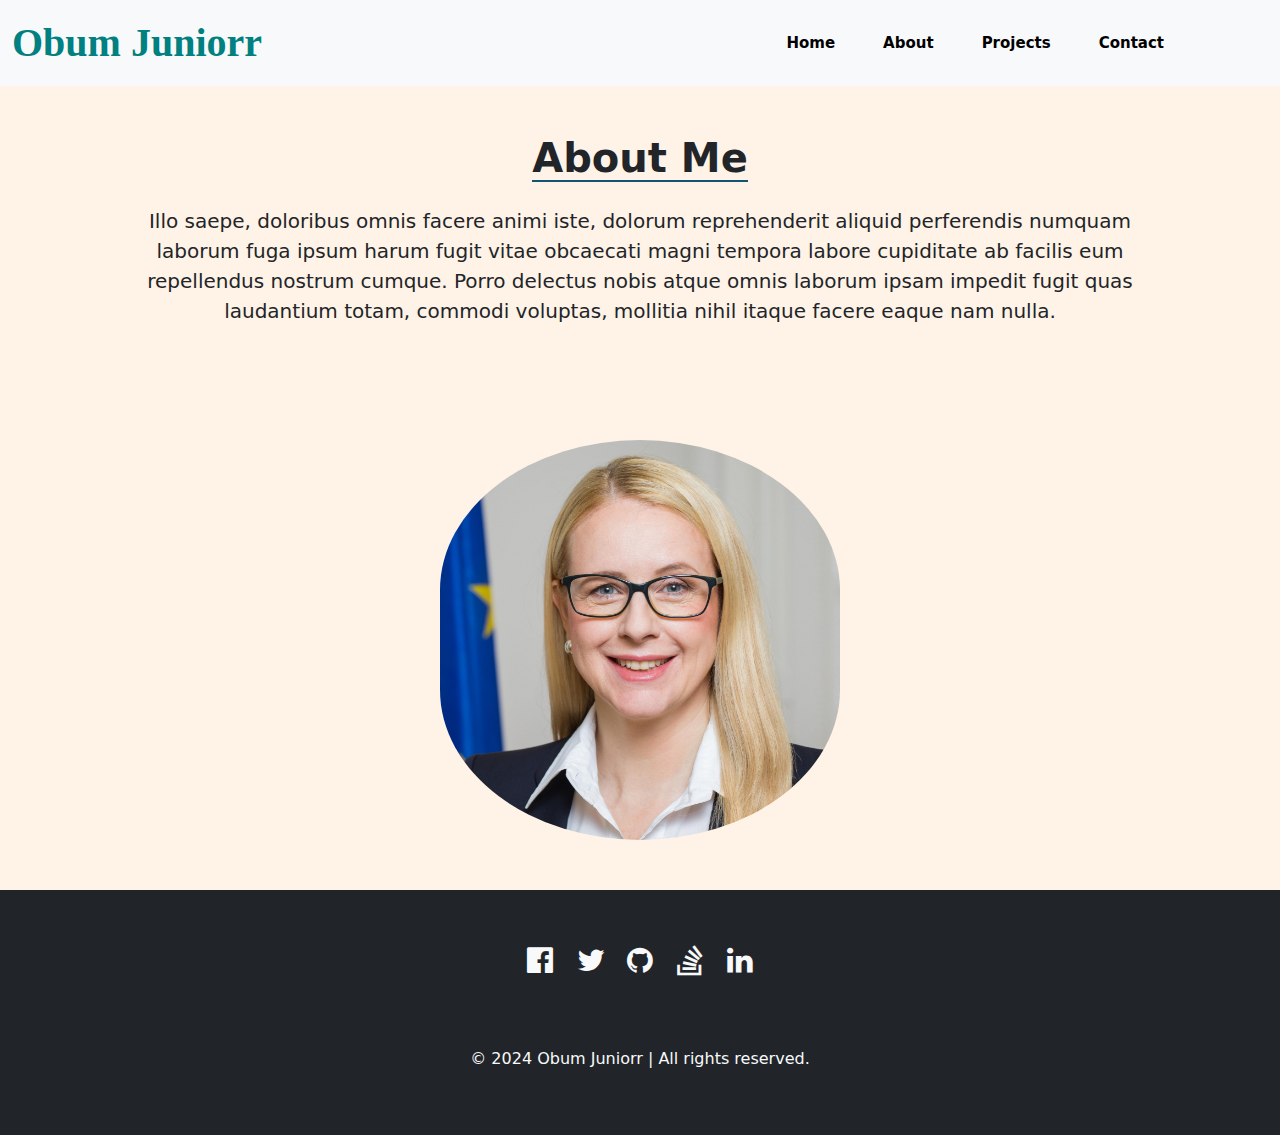
<file: juniorrPC/about.html>
<!DOCTYPE html>
<html lang="en">

<head>
    <meta charset="UTF-8">
    <meta name="viewport" content="width=device-width, initial-scale=1.0">
    <title>Document</title>
    <link rel="stylesheet" href="style.css">

    <link href="https://cdn.jsdelivr.net/npm/bootstrap@5.3.3/dist/css/bootstrap.min.css" rel="stylesheet"
        integrity="sha384-QWTKZyjpPEjISv5WaRU9OFeRpok6YctnYmDr5pNlyT2bRjXh0JMhjY6hW+ALEwIH" crossorigin="anonymous">
    <link rel="stylesheet" href="https://cdnjs.cloudflare.com/ajax/libs/font-awesome/4.7.0/css/font-awesome.css"
        integrity="sha512-5A8nwdMOWrSz20fDsjczgUidUBR8liPYU+WymTZP1lmY9G6Oc7HlZv156XqnsgNUzTyMefFTcsFH/tnJE/+xBg=="
        crossorigin="anonymous" referrerpolicy="no-referrer" />

</head>

<body>


    <nav class="navbar navbar-expand-lg bg-body-tertiary">
        <div class="container-fluid">
            <a class="navbar-brand" id="obu" href="#">Obum Juniorr</a>
            <button class="navbar-toggler" type="button" data-bs-toggle="collapse" data-bs-target="#navbarScroll"
                aria-controls="navbarScroll" aria-expanded="false" aria-label="Toggle navigation">
                <span class="navbar-toggler-icon"></span>
            </button>

        </div>

        <div class="collapse navbar-collapse" id="navbarScroll">
            <ul class="navbar-nav me-auto my-2 my-lg-0 navbar-nav-scroll" style="--bs-scroll-height: 100px;">
                <li class="nav-item">
                    <a class="nav-link active mx-3" aria-current="page" href="index.html"><b class="nav_lin  ">Home</b></a>
                </li>
                <li class="nav-item">
                    <a class="nav-link active mx-3" aria-current="page" href="about.html"><b class="nav_lin  ">About</b></a>
                </li>

                <li class="nav-item">
                    <a class="nav-link active mx-3" aria-current="page" href="projects.html"><b class=" nav_lin">Projects</b></a>
                </li>

                <li class="nav-item">
                    <a class="nav-link active mx-3" aria-current="page" id="nax" href="contact.html"><b
                            class="nav_lin nax">Contact</b></a>
                </li>
            </ul>

        </div>
    </nav>

    <div class="d-flex justify-content-center pt-5 pb-3 bg">
        <div class="row">
            <div class="col-12">
                <h1 class="hu">About Me</h1>


            </div>




        </div>





    </div>

    <div class="container-fluid bg">
        
        <div class="row">
            <div class="col-12">
                <p class="abu">

                    Illo saepe, doloribus omnis facere animi iste, dolorum reprehenderit aliquid perferendis numquam <br>
                    laborum fuga ipsum harum fugit vitae obcaecati magni tempora labore cupiditate ab facilis eum <br>
                    repellendus nostrum cumque. Porro delectus nobis atque omnis laborum ipsam impedit fugit quas <br>
                    laudantium totam, commodi voluptas, mollitia nihil itaque facere eaque nam nulla. <br>
                </p>


            </div>




        </div>
        





    </div>

    <div class="d-flex justify-content-center pt-5 bg">
        <div class="row">
            <div class=" col-12 mx-2">
                <img src="./Schramb__ck.jpg" alt="" class="img-fluid img9">




            </div>




        </div>
       




    </div>


    
    <div class="d-flex justify-content-center bg-dark pt-5 pb-5">
        <div class="row">
            <div class="col-1"></div>
            <div class="col-2 gyo">
               <p> <i class="fa fa-facebook-official text-light" aria-hidden="true"></i></p>


            </div>
            <div class="col-2 gyo">
                <p><i class="fa fa-twitter text-light " aria-hidden="true"></i></p>


            </div>
            <div class="col-2 gyo">
                <p><i class="fa fa-github text-light " aria-hidden="true"></i></p>

            </div>
            <div class="col-2 gyo">

                <p><i class="fa fa-stack-overflow text-light" aria-hidden="true"></i></p>
            </div>
            <div class="col-2 gyo">
                <p><i class="fa fa-linkedin text-light" aria-hidden="true"></i></p>


            </div>
            <div class="col-1"></div>




        </div>

     





    </div>
    <div class="d-flex justify-content-center bg-dark  pb-5 ">
        <div class="row text-light">
            <p>© 2024 Obum Juniorr | All rights reserved.</p>
        </div>



    </div>






























    <script src="https://cdn.jsdelivr.net/npm/bootstrap@5.3.3/dist/js/bootstrap.bundle.min.js"
        integrity="sha384-YvpcrYf0tY3lHB60NNkmXc5s9fDVZLESaAA55NDzOxhy9GkcIdslK1eN7N6jIeHz"
        crossorigin="anonymous"></script>
</body>
</file>
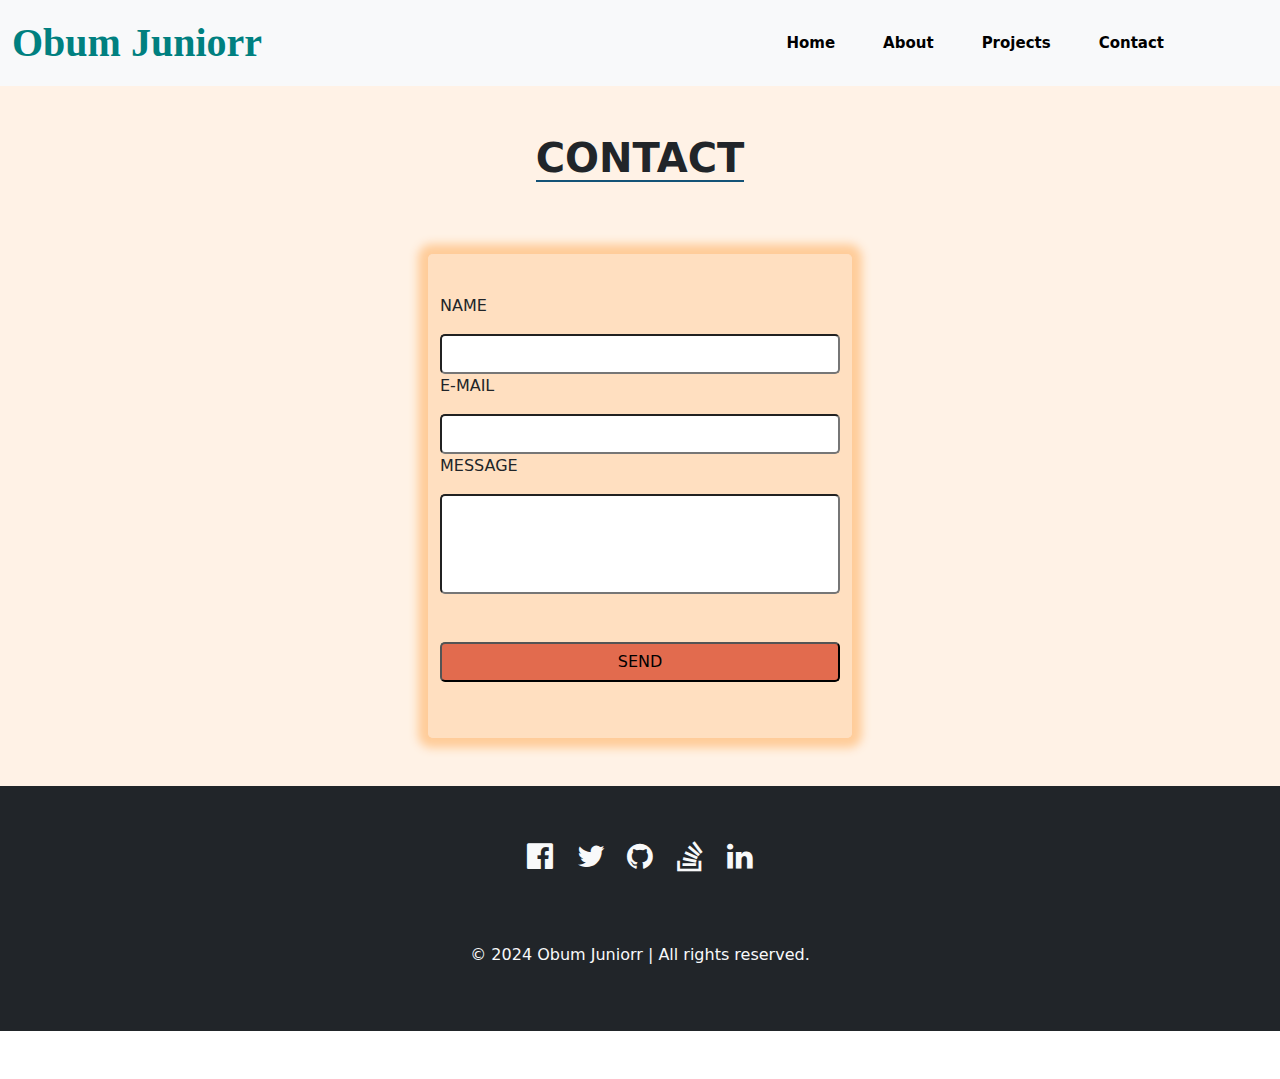
<file: juniorrPC/contact.html>
<!DOCTYPE html>
<html lang="en">

<head>
    <meta charset="UTF-8">
    <meta name="viewport" content="width=device-width, initial-scale=1.0">
    <title>Document</title>
    <link rel="stylesheet" href="style.css">

    <link href="https://cdn.jsdelivr.net/npm/bootstrap@5.3.3/dist/css/bootstrap.min.css" rel="stylesheet"
        integrity="sha384-QWTKZyjpPEjISv5WaRU9OFeRpok6YctnYmDr5pNlyT2bRjXh0JMhjY6hW+ALEwIH" crossorigin="anonymous">
    <link rel="stylesheet" href="https://cdnjs.cloudflare.com/ajax/libs/font-awesome/4.7.0/css/font-awesome.css"
        integrity="sha512-5A8nwdMOWrSz20fDsjczgUidUBR8liPYU+WymTZP1lmY9G6Oc7HlZv156XqnsgNUzTyMefFTcsFH/tnJE/+xBg=="
        crossorigin="anonymous" referrerpolicy="no-referrer" />

</head>

<body>


    <nav class="navbar navbar-expand-lg bg-body-tertiary">
        <div class="container-fluid">
            <a class="navbar-brand" id="obu" href="#">Obum Juniorr</a>
            <button class="navbar-toggler" type="button" data-bs-toggle="collapse" data-bs-target="#navbarScroll"
                aria-controls="navbarScroll" aria-expanded="false" aria-label="Toggle navigation">
                <span class="navbar-toggler-icon"></span>
            </button>

        </div>

        <div class="collapse navbar-collapse" id="navbarScroll">
            <ul class="navbar-nav me-auto my-2 my-lg-0 navbar-nav-scroll" style="--bs-scroll-height: 100px;">
                <li class="nav-item">
                    <a class="nav-link active mx-3" aria-current="page" href="index.html"><b class="nav_lin  ">Home</b></a>
                </li>
                <li class="nav-item">
                    <a class="nav-link active mx-3" aria-current="page" href="about.html"><b class="nav_lin  ">About</b></a>
                </li>

                <li class="nav-item">
                    <a class="nav-link active mx-3" aria-current="page" href="projects.html"><b class=" nav_lin">Projects</b></a>
                </li>

                <li class="nav-item">
                    <a class="nav-link active mx-3" aria-current="page" id="nax" href="contact.html"><b
                            class="nav_lin nax">Contact</b></a>
                </li>
            </ul>

        </div>
    </nav>


    <div class="d-flex justify-content-center pt-5 pb-3 bg">
        <div class="row">
            <div class="col-12">
                <h1 class="hu">CONTACT</h1>


            </div>




        </div>
        </div>
        

        <div class="d-flex justify-content-center bg pt-5 pb-5">
            <div class="row mx-3">
                <div class="col-12 xrt Py-5 wee">
                

                    <p>NAME</p>
                    <input type="text" name="name" id="xrt" class="dcc1">
                    <p>E-MAIL</p>
                    <input type="email" name="name" id="xrt" class="dcc1">
                    <p>MESSAGE</p>
                    <input type="text" name="name" id="xrt" class="dcc">

                    <p class="pt-5">
                        <button id="xrt" class=" btn4 dcc1">SEND</button>
                    </p>


                  






                </div>






            </div>







        </div>


           
    <div class="d-flex justify-content-center bg-dark pt-5 pb-5">
        <div class="row">
            <div class="col-1"></div>
            <div class="col-2 gyo">
               <p> <i class="fa fa-facebook-official text-light" aria-hidden="true"></i></p>


            </div>
            <div class="col-2 gyo">
                <p><i class="fa fa-twitter text-light " aria-hidden="true"></i></p>


            </div>
            <div class="col-2 gyo">
                <p><i class="fa fa-github text-light " aria-hidden="true"></i></p>

            </div>
            <div class="col-2 gyo">

                <p><i class="fa fa-stack-overflow text-light" aria-hidden="true"></i></p>
            </div>
            <div class="col-2 gyo">
                <p><i class="fa fa-linkedin text-light" aria-hidden="true"></i></p>


            </div>
            <div class="col-1"></div>




        </div>

     





    </div>
    <div class="d-flex justify-content-center bg-dark  pb-5 mb-5">
        <div class="row text-light">
            <p>© 2024 Obum Juniorr | All rights reserved.</p>
        </div>



    </div>































        <script src="https://cdn.jsdelivr.net/npm/bootstrap@5.3.3/dist/js/bootstrap.bundle.min.js"
            integrity="sha384-YvpcrYf0tY3lHB60NNkmXc5s9fDVZLESaAA55NDzOxhy9GkcIdslK1eN7N6jIeHz"
            crossorigin="anonymous"></script>
</body>
</file>
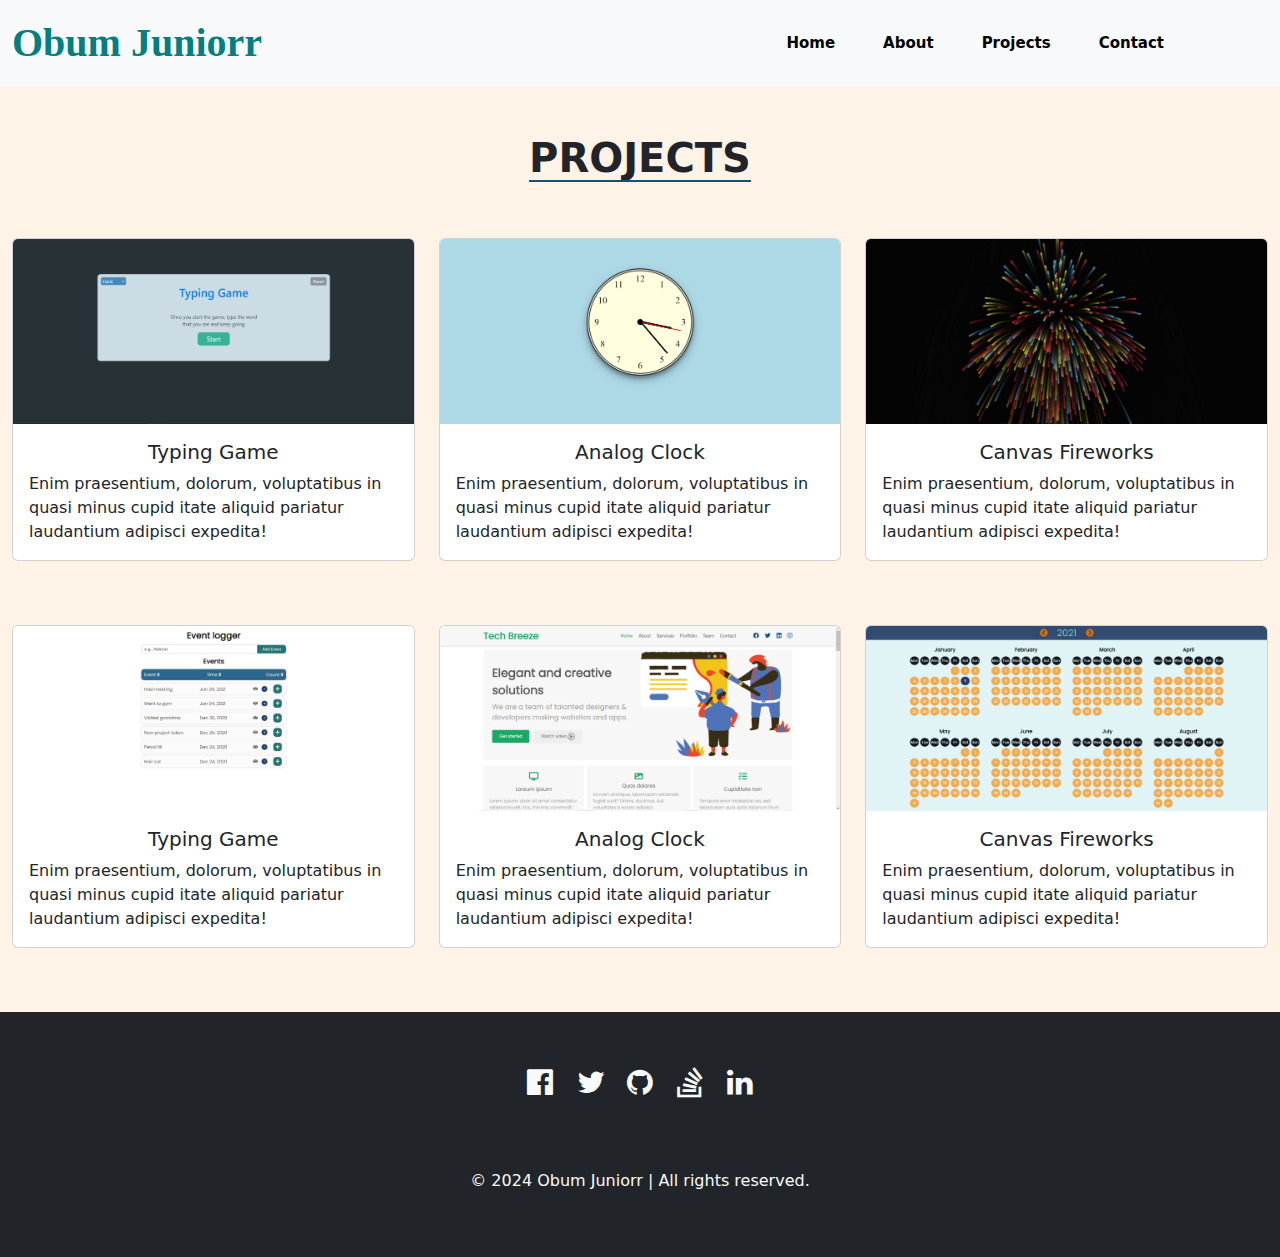
<file: juniorrPC/projects.html>
<!DOCTYPE html>
<html lang="en">

<head>
    <meta charset="UTF-8">
    <meta name="viewport" content="width=device-width, initial-scale=1.0">
    <title>Document</title>
    <link rel="stylesheet" href="style.css">

    <link href="https://cdn.jsdelivr.net/npm/bootstrap@5.3.3/dist/css/bootstrap.min.css" rel="stylesheet"
        integrity="sha384-QWTKZyjpPEjISv5WaRU9OFeRpok6YctnYmDr5pNlyT2bRjXh0JMhjY6hW+ALEwIH" crossorigin="anonymous">
    <link rel="stylesheet" href="https://cdnjs.cloudflare.com/ajax/libs/font-awesome/4.7.0/css/font-awesome.css"
        integrity="sha512-5A8nwdMOWrSz20fDsjczgUidUBR8liPYU+WymTZP1lmY9G6Oc7HlZv156XqnsgNUzTyMefFTcsFH/tnJE/+xBg=="
        crossorigin="anonymous" referrerpolicy="no-referrer" />

</head>

<body>


    <nav class="navbar navbar-expand-lg bg-body-tertiary">
        <div class="container-fluid">
            <a class="navbar-brand" id="obu" href="#">Obum Juniorr</a>
            <button class="navbar-toggler" type="button" data-bs-toggle="collapse" data-bs-target="#navbarScroll"
                aria-controls="navbarScroll" aria-expanded="false" aria-label="Toggle navigation">
                <span class="navbar-toggler-icon"></span>
            </button>

        </div>

        <div class="collapse navbar-collapse" id="navbarScroll">
            <ul class="navbar-nav me-auto my-2 my-lg-0 navbar-nav-scroll" style="--bs-scroll-height: 100px;">
                <li class="nav-item">
                    <a class="nav-link active mx-3" aria-current="page" href="index.html"><b class="nav_lin  ">Home</b></a>
                </li>
                <li class="nav-item">
                    <a class="nav-link active mx-3" aria-current="page" href="about.html"><b class="nav_lin  ">About</b></a>
                </li>

                <li class="nav-item">
                    <a class="nav-link active mx-3" aria-current="page" href="projects.html"><b class=" nav_lin">Projects</b></a>
                </li>

                <li class="nav-item">
                    <a class="nav-link active mx-3" aria-current="page" id="nax" href="contact.html"><b
                            class="nav_lin nax">Contact</b></a>
                </li>
            </ul>

        </div>
    </nav>


    <div class="d-flex justify-content-center pt-5 pb-5 bg">
        <div class="row">
            <div class="col-12">
                <h1 class="hu">PROJECTS</h1>


            </div>




        </div>





    </div>



    <div class="container-fluid bg">
        <div class="row">
     
            <div class="col-md-4 col-12">
                <div class="card mb-3 ddd">
                    <img src="./pro1.png" class="card-img-top" alt="...">
                    <div class="card-body">
                      <h5 class="card-title pro">Typing Game</h5>
                      <p class="card-text">Enim praesentium, dolorum, voluptatibus in quasi minus cupid itate aliquid pariatur laudantium adipisci expedita!</p>
                      
                    </div>
                  </div>
                 


            </div>







            <div class="col-md-4 col-12">
                <div class="card mb-3 ddd">
                    <img src="./pro2.png" class="card-img-top" alt="...">
                    <div class="card-body">
                      <h5 class="card-title pro">Analog Clock</h5>
                      <p class="card-text">Enim praesentium, dolorum, voluptatibus in quasi minus cupid itate aliquid pariatur laudantium adipisci expedita!</p>
                      
                    </div>
                  </div>


            </div>
            



            <div class="col-md-4 col-12">
                <div class="card mb-3 ddd">
                    <img src="./pro3.png" class="card-img-top" alt="...">
                    <div class="card-body">
                      <h5 class="card-title pro">Canvas Fireworks</h5>
                      <p class="card-text">Enim praesentium, dolorum, voluptatibus in quasi minus cupid itate aliquid pariatur laudantium adipisci expedita!</p>
                     
                    </div>
                  </div>


            </div>
            
           


        </div>


        <div class="row pt-5 pb-5">
     
            <div class="col-md-4 col-12">
                <div class="card mb-3 ddd">
                    <img src="./pro4.png" class="card-img-top" alt="...">
                    <div class="card-body">
                      <h5 class="card-title pro">Typing Game</h5>
                      <p class="card-text">Enim praesentium, dolorum, voluptatibus in quasi minus cupid itate aliquid pariatur laudantium adipisci expedita!</p>
                      
                    </div>
                  </div>
                 


            </div>







            <div class="col-md-4 col-12">
                <div class="card mb-3 ddd">
                    <img src="./pro5.png" class="card-img-top" alt="...">
                    <div class="card-body">
                      <h5 class="card-title pro">Analog Clock</h5>
                      <p class="card-text">Enim praesentium, dolorum, voluptatibus in quasi minus cupid itate aliquid pariatur laudantium adipisci expedita!</p>
                      
                    </div>
                  </div>


            </div>
            



            <div class="col-md-4 col-12">
                <div class="card mb-3 ddd">
                    <img src="./pro6.png" class="card-img-top" alt="...">
                    <div class="card-body">
                      <h5 class="card-title pro">Canvas Fireworks</h5>
                      <p class="card-text">Enim praesentium, dolorum, voluptatibus in quasi minus cupid itate aliquid pariatur laudantium adipisci expedita!</p>
                     
                    </div>
                  </div>


            </div>
            
           


        </div>











    </div>

      
    <div class="d-flex justify-content-center bg-dark pt-5 pb-5">
        <div class="row">
            <div class="col-1"></div>
            <div class="col-2 gyo">
               <p> <i class="fa fa-facebook-official text-light" aria-hidden="true"></i></p>


            </div>
            <div class="col-2 gyo">
                <p><i class="fa fa-twitter text-light " aria-hidden="true"></i></p>


            </div>
            <div class="col-2 gyo">
                <p><i class="fa fa-github text-light " aria-hidden="true"></i></p>

            </div>
            <div class="col-2 gyo">

                <p><i class="fa fa-stack-overflow text-light" aria-hidden="true"></i></p>
            </div>
            <div class="col-2 gyo">
                <p><i class="fa fa-linkedin text-light" aria-hidden="true"></i></p>


            </div>
            <div class="col-1"></div>




        </div>

     





    </div>
    <div class="d-flex justify-content-center bg-dark  pb-5">
        <div class="row text-light">
            <p>© 2024 Obum Juniorr | All rights reserved.</p>
        </div>



    </div>



























    <script src="https://cdn.jsdelivr.net/npm/bootstrap@5.3.3/dist/js/bootstrap.bundle.min.js"
        integrity="sha384-YvpcrYf0tY3lHB60NNkmXc5s9fDVZLESaAA55NDzOxhy9GkcIdslK1eN7N6jIeHz"
        crossorigin="anonymous"></script>
</body>
</file>
<file: style.css>
#nax {
    padding-right: 100px;

}

#obu {

    font-size: 40px;
    font-weight: 900;
    font-family: Cambria, Cochin, Georgia, Times, 'Times New Roman', serif;
    color: rgb(0, 128, 128);
}

.nav_lin {
    color: rgb(0, 0, 0);
    font-size: 15px;
    position: relative;
    transition: all 0.4s;

}

.nav_lin:hover {
    color: black;

}

.nav_lin::after {
    content: '';
    height: 2px;
    width: 100%;
    position: absolute;
    background-color: rgb(0, 128, 128);
    left: 0;
    bottom: -4px;
    opacity: 0;
    transition: all 0.2s;
}

.nav_lin:hover::after {

    opacity: 1;
}

.img5 {
    padding-top: 200px;
    height: 300px;
    width: 300px;
    border-radius: 10cm;
}

.bg {
    background-color: rgb(255, 242, 230);
}

.kl {
    font-size: 40px;
    font-weight: 500;

}

.nh {
    font-size: 20px;
}

.jk {
    background-color: rgb(255, 153, 0);
    color: rgb(255, 255, 255);
    padding: 10px;
    height: 50px;
    width: 200px;
    border-radius: 10px;
    transition: all 0.5s ease;
}

.jk:hover {
    color: white;
    background-color: rgb(255, 153, 0);
    transform: scale(1.1);


}

.hyp {
    font-size: 30px;
    transition: all 1s ease;

}

.hyp:hover {
    color: rgb(255, 153, 0);

}

.hu{
    font-size: 40px;
    font-weight: 700;
    list-style: none;
    position: relative;
    cursor: pointer;

}
.fg{
    padding-top: 100px;
}
.mmm{
    font-size: 50px;
    color: rgb(245, 17, 5);
    text-align: center;
    font-weight: 900;
}
.tr{
    text-align: center;
}

#ghj{
    width: 750px;
    height: 300px;
    border-radius: 20px;
}
#img4{
    width: 400px;
    height: 565px;
    border-radius: 20px;
  
}
#img3{

    width: 400px;
    height: 250px;
     border-radius: 20px;
}

.ikl{

    
    transition: all 0.5s ease;
}
.ikl:hover{
    transform: scale(0.9);
    box-shadow: 0 0 5px 5px rgb(190, 190, 75);
    
}

.ddd{
    transition: all 0.1s ease;
}
.ddd:hover{
    box-shadow: 0 0 5px 2px rgb(136, 126, 126);
}


.container2{
    display: grid;
    grid-row: auto;
    grid-column: span;

}
.h11{
    text-align: center;
    padding-top: 30px;
    padding-bottom: 30px;
}

.gyo{
    font-size: 30px;
    transition: all 1s ease;

}
.gyo:hover{
    transform: scale(1.6);
    
}
.hu::before{
    content: '';
    position: absolute;
   left: 0;
    bottom: 0;
    border: 1.5px solid rgb(20, 83, 119);
    width: 100%;
}

.kpp {
    color: rgb(0, 0, 0);

    position: relative;
    transition: all 0.4s;

}
.kpp:hover {
    color: black;

}
.kpp::after {
    content: '';
    height: 2px;
    width: 50%;
    position: absolute;
    background-color: rgb(0, 128, 128);
    left: 0;
    right: 0;
    bottom: -2px;
    opacity: 0.5;
    transition: all 0.2s;
}

.kpp:hover::after {

    opacity: 1;
    width: 100%;
}

.abu{
    text-align: center;
    font-size: 20px;
    font-weight: 500;

}
.img9 {
    padding-top: 50px;
    height: 200px;
    width: 200px;
    border-radius: 9cm;
    padding-bottom: 50px;
}

.rr{
    text-align: end;
}

.pro{
    text-align: center;
}


#xrt{
    width: 200px;
    border-radius: 5px;
}
.dcc{
    height: 100px;
}


.dcc1{
    height: 40px;
}
.fvv{
    background-color: white;
}

.btn4{
    background-color: rgb(226, 107, 78);
}
.btn4:hover{
    background-color: brown;
}

.wee{
    background-color: rgba(255, 204, 153, 0.5) ;
    border-radius: 5px;
    /* padding: 40px; */
    box-shadow: 0 0 10px 10px rgb(255, 204, 153);
}
.tee{
    text-align: center;
}

.topp{
    padding-top: 200px;
}
</file>
<file: juniorrPC/style.css>
#nax {
    padding-right: 100px;

}

#obu {

    font-size: 40px;
    font-weight: 900;
    font-family: Cambria, Cochin, Georgia, Times, 'Times New Roman', serif;
    color: rgb(0, 128, 128);
}

.nav_lin {
    color: rgb(0, 0, 0);
    font-size: 15px;
    position: relative;
    transition: all 0.4s;

}

.nav_lin:hover {
    color: black;

}

.nav_lin::after {
    content: '';
    height: 2px;
    width: 100%;
    position: absolute;
    background-color: rgb(0, 128, 128);
    left: 0;
    bottom: -4px;
    opacity: 0;
    transition: all 0.2s;
}

.nav_lin:hover::after {

    opacity: 1;
}

.img5 {
    padding-top: 200px;
    height: 300px;
    width: 300px;
    border-radius: 10cm;
}

.bg {
    background-color: rgb(255, 242, 230);
}

.kl {
    font-size: 40px;
    font-weight: 500;

}

.nh {
    font-size: 20px;
}

.jk {
    background-color: rgb(255, 153, 0);
    color: rgb(255, 255, 255);
    padding: 10px;
    height: 50px;
    width: 200px;
    border-radius: 10px;
    transition: all 0.5s ease;
}

.jk:hover {
    color: white;
    background-color: rgb(255, 153, 0);
    transform: scale(1.1);


}

.hyp {
    font-size: 30px;
    transition: all 1s ease;

}

.hyp:hover {
    color: rgb(255, 153, 0);

}

.hu{
    font-size: 40px;
    font-weight: 700;
    list-style: none;
    position: relative;
    cursor: pointer;

}
.fg{
    padding-top: 100px;
}
.mmm{
    font-size: 50px;
    color: rgb(245, 17, 5);
    text-align: center;
    font-weight: 900;
}
.tr{
    text-align: center;
}

#ghj{
    width: 750px;
    height: 300px;
    border-radius: 20px;
}
#img4{
    width: 400px;
    height: 565px;
    border-radius: 20px;
  
}
#img3{

    width: 400px;
    height: 250px;
     border-radius: 20px;
}

.ikl{

    
    transition: all 0.5s ease;
}
.ikl:hover{
    transform: scale(0.9);
    box-shadow: 0 0 5px 5px rgb(190, 190, 75);
    
}

.ddd{
    transition: all 0.1s ease;
}
.ddd:hover{
    box-shadow: 0 0 5px 2px rgb(136, 126, 126);
}


.container2{
    display: grid;
    grid-row: auto;
    grid-column: span;

}
.h11{
    text-align: center;
    padding-top: 30px;
    padding-bottom: 30px;
}

.gyo{
    font-size: 30px;
    transition: all 1s ease;

}
.gyo:hover{
    transform: scale(1.6);
    
}
.hu::before{
    content: '';
    position: absolute;
   left: 0;
    bottom: 0;
    border: 1.5px solid rgb(20, 83, 119);
    width: 100%;
}

.kpp {
    color: rgb(0, 0, 0);

    position: relative;
    transition: all 0.4s;

}
.kpp:hover {
    color: black;

}
.kpp::after {
    content: '';
    height: 2px;
    width: 50%;
    position: absolute;
    background-color: rgb(0, 128, 128);
    left: 0;
    right: 0;
    bottom: -2px;
    opacity: 0.5;
    transition: all 0.2s;
}

.kpp:hover::after {

    opacity: 1;
    width: 100%;
}

.abu{
    text-align: center;
    font-size: 20px;
    font-weight: 500;

}
.img9 {
    padding-top: 50px;
    height: 400px;
    width: 400px;
    border-radius: 10cm;
    padding-bottom: 50px;
}

.rr{
    text-align: end;
}
.imj{
    height: 290px;
}

.pro{
    text-align: center;
}


#xrt{
    width: 400px;
    border-radius: 5px;
}
.dcc{
    height: 100px;
}


.dcc1{
    height: 40px;
}
.fvv{
    background-color: white;
}

.btn4{
    background-color: rgb(226, 107, 78);
}
.btn4:hover{
    background-color: brown;
}

.wee{
    background-color: rgba(255, 204, 153, 0.5) ;
    border-radius: 5px;
    padding: 40px;
    box-shadow: 0 0 10px 10px rgb(255, 204, 153);
}
</file>
